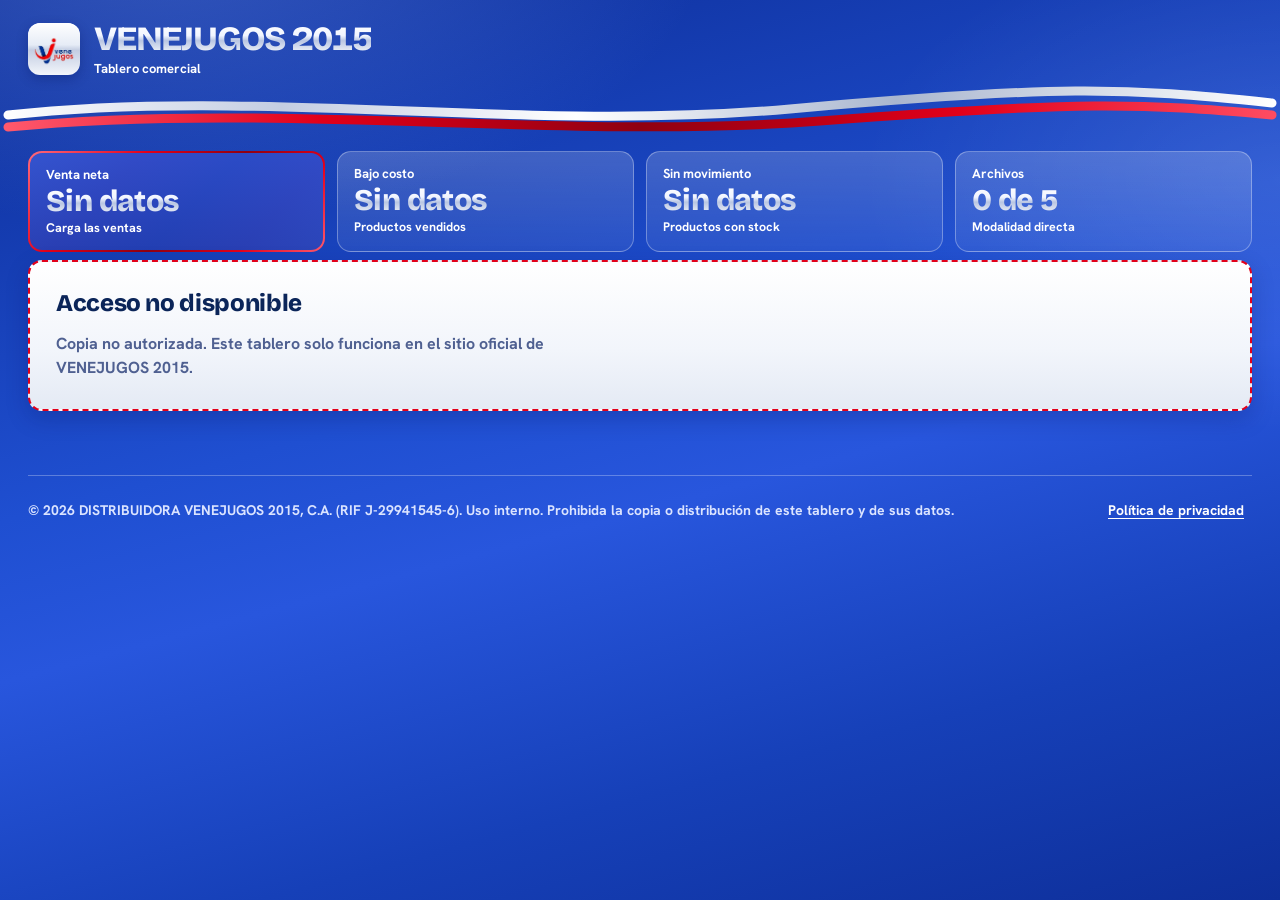
<file: index.html>
<!doctype html>
<!--
  VENEJUGOS 2015, tablero comercial.
  Copyright (c) 2026 DISTRIBUIDORA VENEJUGOS 2015, C.A. Todos los derechos reservados.
  Uso interno exclusivo. Prohibida su copia, distribucion o modificacion sin autorizacion escrita.
-->
<html lang="es">
<head>
  <meta charset="utf-8">
  <meta name="viewport" content="width=device-width, initial-scale=1, viewport-fit=cover">
  <meta http-equiv="Content-Security-Policy" content="default-src 'self'; script-src 'self' https://cdn.sheetjs.com https://cdnjs.cloudflare.com; style-src 'self'; font-src 'self'; img-src 'self' data: blob:; connect-src 'self' https://api.github.com; worker-src 'self'; object-src 'none'; base-uri 'none'; form-action 'none'">
  <meta name="referrer" content="no-referrer">
  <meta name="robots" content="noindex, nofollow, noarchive">
  <meta name="theme-color" content="#1f4fd1">
  <title>Tablero comercial VENEJUGOS 2015</title>
  <link rel="preload" href="bricolage.woff2" as="font" type="font/woff2" crossorigin>
  <link rel="preload" href="hanken.woff2" as="font" type="font/woff2" crossorigin>
  <link rel="stylesheet" href="styles.css">
  <link rel="icon" href="icon-192.png">
  <link rel="apple-touch-icon" href="icon-180.png">
  <script src="config.js" defer></script>
  <script src="util.js" defer></script>
  <script src="lectores.js" defer></script>
  <script src="analisis.js" defer></script>
  <script src="seguridad.js" defer></script>
  <script src="carga.js" defer></script>
  <script src="github.js" defer></script>
  <script src="fotos.js" defer></script>
  <script src="vistas.js" defer></script>
  <script src="app.js" defer></script>
</head>
<body class="entra">
  <a class="saltar" href="#principal">Saltar al contenido</a>

  <header class="masthead">
    <a class="marca" href="#carga" aria-label="VENEJUGOS 2015, ir a Carga de datos">
      <img src="logo-venejugos.png" alt="" width="52" height="52" fetchpriority="high">
      <span class="marca-texto">
        <span class="wordmark">VENEJUGOS 2015</span>
        <span class="marca-sub">Tablero comercial</span>
      </span>
    </a>
    <span class="espacio"></span>
    <nav class="pestanas" aria-label="Secciones del tablero">
    <div class="pestanas-in" role="tablist" aria-label="Secciones">
      <button class="pestana" type="button" role="tab" id="t-carga" aria-controls="p-carga" aria-selected="true" data-tab="carga">
        Carga de datos <span class="insignia" id="b-carga">0</span>
      </button>
      <button class="pestana" type="button" role="tab" id="t-ventas" aria-controls="p-ventas" aria-selected="false" tabindex="-1" data-tab="ventas">
        Ventas <span class="insignia" id="b-ventas" hidden></span>
      </button>
      <button class="pestana" type="button" role="tab" id="t-inventario" aria-controls="p-inventario" aria-selected="false" tabindex="-1" data-tab="inventario">
        Inventario <span class="insignia" id="b-inventario" hidden></span>
      </button>
      <button class="pestana" type="button" role="tab" id="t-rentabilidad" aria-controls="p-rentabilidad" aria-selected="false" tabindex="-1" data-tab="rentabilidad" data-protegida>
        Rentabilidad
        <svg class="candado" viewBox="0 0 20 20" aria-hidden="true"><path d="M6 9V6.5a4 4 0 0 1 8 0V9"/><rect x="4" y="9" width="12" height="8.5" rx="2"/></svg>
        <span class="vh estado-candado">(protegida)</span>
        <span class="insignia" id="b-rentabilidad" hidden></span>
      </button>
      <button class="pestana" type="button" role="tab" id="t-unificacion" aria-controls="p-unificacion" aria-selected="false" tabindex="-1" data-tab="unificacion" data-protegida>
        Unificación
        <svg class="candado" viewBox="0 0 20 20" aria-hidden="true"><path d="M6 9V6.5a4 4 0 0 1 8 0V9"/><rect x="4" y="9" width="12" height="8.5" rx="2"/></svg>
        <span class="vh estado-candado">(protegida)</span>
        <span class="insignia" id="b-unificacion" hidden></span>
      </button>
      <button class="pestana" type="button" role="tab" id="t-lineas" aria-controls="p-lineas" aria-selected="false" tabindex="-1" data-tab="lineas">
        Líneas y fotos <span class="insignia" id="b-lineas" hidden></span>
      </button>
    </div>
    </nav>
  </header>
  <svg class="cinta" viewBox="0 0 1280 60" aria-hidden="true" focusable="false">
    <defs>
      <linearGradient id="metal-plata" gradientUnits="userSpaceOnUse" x1="0" y1="0" x2="1280" y2="0"><stop offset="0" stop-color="#ffffff"/><stop offset=".22" stop-color="#c3cde2"/><stop offset=".45" stop-color="#ffffff"/><stop offset=".7" stop-color="#a9b6cf"/><stop offset="1" stop-color="#ffffff"/></linearGradient>
      <linearGradient id="metal-rojo" gradientUnits="userSpaceOnUse" x1="0" y1="0" x2="1280" y2="0"><stop offset="0" stop-color="#ff5a6e"/><stop offset=".25" stop-color="#e2001a"/><stop offset=".5" stop-color="#8f0011"/><stop offset=".75" stop-color="#e2001a"/><stop offset="1" stop-color="#ff4d63"/></linearGradient>
    </defs>
    <path class="c-azul" pathLength="1600" d="M8 34 C 260 6, 520 52, 790 28 S 1120 6, 1272 22"/>
    <path class="c-rojo" pathLength="1600" d="M8 46 C 280 20, 560 60, 820 40 S 1140 22, 1272 34"/>
  </svg>

  <section class="resumen" aria-label="Resumen del tablero">
    <dl class="stats">
      <div class="stat stat-total">
        <dt>Venta neta</dt>
        <dd class="stat-valor" id="st-venta">Sin datos</dd>
        <dd class="stat-nota" id="st-venta-nota">Carga las ventas</dd>
      </div>
      <div class="stat">
        <dt>Bajo costo</dt>
        <dd class="stat-valor" id="st-bajo">Sin datos</dd>
        <dd class="stat-nota" id="st-bajo-nota">Productos vendidos</dd>
      </div>
      <div class="stat">
        <dt>Sin movimiento</dt>
        <dd class="stat-valor" id="st-mov">Sin datos</dd>
        <dd class="stat-nota" id="st-mov-nota">Productos con stock</dd>
      </div>
      <div class="stat">
        <dt>Archivos</dt>
        <dd class="stat-valor" id="st-arch">0 de 5</dd>
        <dd class="stat-nota" id="st-arch-nota">Modalidad directa</dd>
      </div>
    </dl>
  </section>

  <main id="principal" class="principal" tabindex="-1">

    <!-- ============ Carga de datos ============ -->
    <section class="panel" id="p-carga" role="tabpanel" aria-labelledby="t-carga">
      <div class="seccion-cab">
        <div>
          <h1 class="seccion-titulo">Carga de datos</h1>
          <p class="bajada">Inventario, rentabilidad, ventas y fotos de las líneas. Todo se lee en este navegador.</p>
        </div>
      </div>
      <div class="aviso">
        <p><strong>Tus archivos no salen de este equipo.</strong> El tablero los lee en este navegador, descarta RIF, cédulas y direcciones, y olvida todo al cerrar la pestaña. <a href="privacidad.html">Política de privacidad</a></p>
      </div>

      <div class="tarjeta publicado" id="c-publicado" hidden>
        <div>
          <h2>Datos publicados</h2>
          <p class="carga-ayuda" id="pub-texto"></p>
        </div>
        <button class="btn btn-primario" type="button" id="btn-pub-abrir">Abrir datos publicados</button>
      </div>

      <div class="rejilla-carga">
        <!-- Inventario -->
        <article class="tarjeta carga" id="c-inventario" aria-labelledby="h-inv">
          <div class="carga-cab">
            <h2 id="h-inv">Inventario</h2>
          </div>
          <p class="carga-ayuda">El Excel del inventario general. Si tiene varias hojas se usa la llamada «inventario».</p>
          <div class="ranura" id="r-inventario" data-ranura="inventario" data-estado="vacio">
            <div class="ranura-cab">
              <h3 class="ranura-titulo">Inventario general</h3>
              <span class="chip" data-chip>Pendiente</span>
            </div>
            <label class="zona" for="f-inventario">
              <input class="vh" type="file" id="f-inventario" data-ranura="inventario" accept=".xlsx,.xlsm,.xls,.csv">
              <svg class="zona-icono" viewBox="0 0 24 24" aria-hidden="true"><path d="M12 15V4m0 0L7.5 8.5M12 4l4.5 4.5M5 15v3.5A1.5 1.5 0 0 0 6.5 20h11a1.5 1.5 0 0 0 1.5-1.5V15"/></svg>
              <span class="zona-txt"><span class="zona-accion">Elegir archivo</span> o soltarlo aquí</span>
              <span class="zona-ayuda">.xlsx, .xls o .csv</span>
            </label>
            <div class="ranura-info" data-info aria-live="polite"></div>
          </div>
          <div class="carga-pie">
            <button class="btn btn-sec" type="button" id="btn-plantilla">Descargar plantilla con vencimiento</button>
          </div>
        </article>

        <!-- Rentabilidad -->
        <article class="tarjeta carga" id="c-rentabilidad" aria-labelledby="h-rent">
          <div class="carga-cab">
            <h2 id="h-rent">Rentabilidad</h2>
          </div>
          <p class="carga-ayuda">Los dos reportes de rentabilidad por producto. Si se cruzan de casilla, el tablero los acomoda.</p>
          <div class="ranura" id="r-rent-mv" data-ranura="rent-mv" data-estado="vacio">
            <div class="ranura-cab">
              <h3 class="ranura-titulo">Rentabilidad MobilVendor</h3>
              <span class="chip" data-chip>Pendiente</span>
            </div>
            <label class="zona zona-baja" for="f-rent-mv">
              <input class="vh" type="file" id="f-rent-mv" data-ranura="rent-mv" accept=".xlsx,.xlsm,.xls,.csv">
              <svg class="zona-icono" viewBox="0 0 24 24" aria-hidden="true"><path d="M12 15V4m0 0L7.5 8.5M12 4l4.5 4.5M5 15v3.5A1.5 1.5 0 0 0 6.5 20h11a1.5 1.5 0 0 0 1.5-1.5V15"/></svg>
              <span class="zona-txt"><span class="zona-accion">Elegir archivo</span> o soltarlo aquí</span>
            </label>
            <div class="ranura-info" data-info aria-live="polite"></div>
          </div>
          <div class="ranura" id="r-rent-mb" data-ranura="rent-mb" data-estado="vacio">
            <div class="ranura-cab">
              <h3 class="ranura-titulo">Rentabilidad Módulo B</h3>
              <span class="chip" data-chip>Pendiente</span>
            </div>
            <label class="zona zona-baja" for="f-rent-mb">
              <input class="vh" type="file" id="f-rent-mb" data-ranura="rent-mb" accept=".xlsx,.xlsm,.xls,.csv">
              <svg class="zona-icono" viewBox="0 0 24 24" aria-hidden="true"><path d="M12 15V4m0 0L7.5 8.5M12 4l4.5 4.5M5 15v3.5A1.5 1.5 0 0 0 6.5 20h11a1.5 1.5 0 0 0 1.5-1.5V15"/></svg>
              <span class="zona-txt"><span class="zona-accion">Elegir archivo</span> o soltarlo aquí</span>
            </label>
            <div class="ranura-info" data-info aria-live="polite"></div>
          </div>
        </article>

        <!-- Ventas -->
        <article class="tarjeta carga" id="c-ventas" aria-labelledby="h-ventas">
          <div class="carga-cab">
            <h2 id="h-ventas">Ventas</h2>
          </div>
          <fieldset class="segmentado">
            <legend>Modalidad de lectura</legend>
            <div class="segmentos">
              <input type="radio" name="modo" id="modo-directo" value="directo" checked>
              <label for="modo-directo">Archivos directos</label>
              <input type="radio" name="modo" id="modo-dinamica" value="dinamica">
              <label for="modo-dinamica">Agrupado (dinámica)</label>
            </div>
          </fieldset>
          <p class="carga-ayuda" id="ayuda-modo">Los archivos tal como salen del sistema: uno de MobilVendor y otro de Módulo B.</p>

          <div class="grupo-modo" id="g-directo">
            <div class="ranura" id="r-ventas-mv" data-ranura="ventas-mv" data-estado="vacio">
              <div class="ranura-cab">
                <h3 class="ranura-titulo">Ventas MobilVendor</h3>
                <span class="chip" data-chip>Pendiente</span>
              </div>
              <label class="zona zona-baja" for="f-ventas-mv">
                <input class="vh" type="file" id="f-ventas-mv" data-ranura="ventas-mv" accept=".xlsx,.xlsm,.xls,.csv">
                <svg class="zona-icono" viewBox="0 0 24 24" aria-hidden="true"><path d="M12 15V4m0 0L7.5 8.5M12 4l4.5 4.5M5 15v3.5A1.5 1.5 0 0 0 6.5 20h11a1.5 1.5 0 0 0 1.5-1.5V15"/></svg>
                <span class="zona-txt"><span class="zona-accion">Elegir archivo</span> o soltarlo aquí</span>
                <span class="zona-ayuda">El ReporteGeneral que exporta MobilVendor</span>
              </label>
              <div class="ranura-info" data-info aria-live="polite"></div>
            </div>
            <div class="ranura" id="r-ventas-mb" data-ranura="ventas-mb" data-estado="vacio">
              <div class="ranura-cab">
                <h3 class="ranura-titulo">Ventas Módulo B</h3>
                <span class="chip" data-chip>Pendiente</span>
              </div>
              <label class="zona zona-baja" for="f-ventas-mb">
                <input class="vh" type="file" id="f-ventas-mb" data-ranura="ventas-mb" accept=".xlsx,.xlsm,.xls,.csv">
                <svg class="zona-icono" viewBox="0 0 24 24" aria-hidden="true"><path d="M12 15V4m0 0L7.5 8.5M12 4l4.5 4.5M5 15v3.5A1.5 1.5 0 0 0 6.5 20h11a1.5 1.5 0 0 0 1.5-1.5V15"/></svg>
                <span class="zona-txt"><span class="zona-accion">Elegir archivo</span> o soltarlo aquí</span>
              </label>
              <div class="ranura-info" data-info aria-live="polite"></div>
            </div>
          </div>

          <div class="grupo-modo" id="g-dinamica" hidden>
            <div class="ranura" id="r-ventas-din" data-ranura="ventas-din" data-estado="vacio">
              <div class="ranura-cab">
                <h3 class="ranura-titulo">Ventas dinámica</h3>
                <span class="chip" data-chip>Pendiente</span>
              </div>
              <label class="zona" for="f-ventas-din">
                <input class="vh" type="file" id="f-ventas-din" data-ranura="ventas-din" accept=".xlsx,.xlsm,.xls,.csv">
                <svg class="zona-icono" viewBox="0 0 24 24" aria-hidden="true"><path d="M12 15V4m0 0L7.5 8.5M12 4l4.5 4.5M5 15v3.5A1.5 1.5 0 0 0 6.5 20h11a1.5 1.5 0 0 0 1.5-1.5V15"/></svg>
                <span class="zona-txt"><span class="zona-accion">Elegir archivo</span> o soltarlo aquí</span>
                <span class="zona-ayuda">Archivos grandes pueden tardar unos segundos</span>
              </label>
              <div class="ranura-info" data-info aria-live="polite"></div>
            </div>
          </div>
          <p class="carga-nota">Solo cuenta una modalidad a la vez, para no sumar dos veces las mismas facturas.</p>
        </article>

        <!-- Fotos -->
        <article class="tarjeta carga" id="c-fotos" aria-labelledby="h-fotos">
          <div class="carga-cab">
            <h2 id="h-fotos">Fotos de líneas</h2>
            <span class="chip" id="chip-fotos">Sin fotos</span>
          </div>
          <p class="carga-ayuda">Fotos de las líneas (marcas) que se están midiendo: anaquel, exhibición o despacho. Aparecen junto a los números de cada línea.</p>
          <div class="campos">
            <div class="campo">
              <label for="foto-linea">Línea (marca)</label>
              <input type="text" id="foto-linea" list="lista-lineas" autocomplete="off" maxlength="80" placeholder="Por ejemplo, NESTLE">
              <datalist id="lista-lineas"></datalist>
            </div>
            <div class="campo">
              <label for="foto-nota">Nota <span class="opcional">(opcional)</span></label>
              <input type="text" id="foto-nota" autocomplete="off" maxlength="140">
            </div>
          </div>
          <label class="zona zona-baja" for="f-fotos" data-zona-fotos>
            <input class="vh" type="file" id="f-fotos" accept="image/*" multiple>
            <svg class="zona-icono" viewBox="0 0 24 24" aria-hidden="true"><path d="M4 8.5A1.5 1.5 0 0 1 5.5 7h2l1.4-2h6.2l1.4 2h2A1.5 1.5 0 0 1 20 8.5v9a1.5 1.5 0 0 1-1.5 1.5h-13A1.5 1.5 0 0 1 4 17.5z"/><circle cx="12" cy="12.5" r="3.5"/></svg>
            <span class="zona-txt"><span class="zona-accion">Agregar fotos</span> o soltarlas aquí</span>
            <span class="zona-ayuda">Se borran la ubicación GPS y los datos de la cámara</span>
          </label>
          <p class="carga-nota" id="fotos-resumen" aria-live="polite"></p>
        </article>

        <!-- Respaldo en GitHub -->
        <article class="tarjeta carga" id="c-github" aria-labelledby="h-gh">
          <div class="carga-cab">
            <h2 id="h-gh">Publicar en GitHub</h2>
            <span class="chip" id="chip-gh">Sin conexión</span>
          </div>
          <p class="carga-ayuda">Escribe el archivo <code>dataset.json</code> en el repositorio para que el equipo vea los datos al abrir el tablero. Se publica cifrado: para verlo hace falta la clave de acceso.</p>
          <form class="campos" id="form-gh" novalidate>
            <div class="campo"><label for="gh-repo">Repositorio</label><input type="text" id="gh-repo" placeholder="usuario/repositorio" autocomplete="off" spellcheck="false"></div>
            <div class="campo"><label for="gh-rama">Rama</label><input type="text" id="gh-rama" placeholder="main" autocomplete="off" spellcheck="false"></div>
            <div class="campo"><label for="gh-ruta">Ruta del archivo</label><input type="text" id="gh-ruta" placeholder="dataset.json" autocomplete="off" spellcheck="false"></div>
            <div class="campo"><label for="gh-token">Token de acceso</label><input type="password" id="gh-token" placeholder="github_pat_..." autocomplete="off" spellcheck="false"></div>
          </form>
          <label class="casilla" for="gh-recordar"><input type="checkbox" id="gh-recordar"> Recordar el token en este navegador</label>
          <div class="acciones">
            <button class="btn btn-primario" type="button" id="btn-gh-conexion">Guardar conexión</button>
            <button class="btn btn-primario" type="button" id="btn-gh-publicar">Publicar dataset.json</button>
            <button class="btn btn-sec" type="button" id="btn-gh-probar">Probar conexión</button>
            <button class="btn btn-sec" type="button" id="btn-gh-olvidar">Olvidar token</button>
          </div>
          <div class="registro" id="gh-log" role="log" aria-live="polite">Sin conexión configurada.</div>
          <h3 class="ranura-titulo">Copias con fecha (opcional)</h3>
          <p class="carga-nota">Guardan el estado de hoy en la carpeta «respaldos» del mismo repositorio, para volver a él más adelante.</p>
          <div class="gh-acciones">
            <button class="btn btn-sec" type="button" id="btn-gh-guardar">Guardar copia con fecha</button>
            <div class="campo">
              <label for="sel-respaldo">Copias guardadas</label>
              <select id="sel-respaldo" disabled>
                <option value="">Guarda la conexión para ver la lista</option>
              </select>
            </div>
            <div class="acciones">
              <button class="btn btn-sec" type="button" id="btn-gh-abrir" disabled>Abrir copia</button>
            </div>
          </div>
          <p class="carga-nota">Usa un token de grano fino limitado a este repositorio, con permiso <b>Contents: Read and write</b>. El token solo viaja a GitHub y se puede revocar desde allí en cualquier momento. Si no marcas «Recordar», se olvida al cerrar la pestaña.</p>
        </article>

        <!-- Sesión -->
        <article class="tarjeta carga" id="c-sesion" aria-labelledby="h-sesion">
          <div class="carga-cab">
            <h2 id="h-sesion">Sesión y seguridad</h2>
          </div>
          <p class="carga-ayuda" id="sesion-resumen">No hay datos cargados.</p>
          <ul class="lista-seg">
            <li>Los datos viven en la memoria de esta pestaña. No se guardan en el navegador.</li>
            <li>Rentabilidad pide la clave y se vuelve a bloquear tras <span id="min-inactividad">15</span> minutos sin uso.</li>
            <li>Un mismo archivo no se puede cargar dos veces.</li>
          </ul>
          <div class="acciones">
            <button class="btn btn-peligro" type="button" id="btn-borrar">Borrar todo lo cargado</button>
            <button class="btn btn-sec" type="button" id="btn-nueva-clave">Preparar una clave nueva</button>
          </div>
        </article>
      </div>
    </section>

    <!-- ============ Vistas de análisis ============ -->
    <section class="panel" id="p-ventas" role="tabpanel" aria-labelledby="t-ventas" hidden>
      <div class="vista" id="v-ventas"></div>
    </section>
    <section class="panel" id="p-inventario" role="tabpanel" aria-labelledby="t-inventario" hidden>
      <div class="vista" id="v-inventario"></div>
    </section>
    <section class="panel" id="p-rentabilidad" role="tabpanel" aria-labelledby="t-rentabilidad" hidden>
      <div class="vista" id="v-rentabilidad"></div>
    </section>
    <section class="panel" id="p-unificacion" role="tabpanel" aria-labelledby="t-unificacion" hidden>
      <input class="vh" type="file" id="f-equiv" accept=".xlsx,.xls,.csv" tabindex="-1" aria-label="Archivo de equivalencias">
      <div class="vista" id="v-unificacion"></div>
    </section>
    <section class="panel" id="p-lineas" role="tabpanel" aria-labelledby="t-lineas" hidden>
      <div class="vista" id="v-lineas"></div>
    </section>
  </main>

  <footer class="pie">
    <div class="pie-in">
      <p>© 2026 DISTRIBUIDORA VENEJUGOS 2015, C.A. (RIF J-29941545-6). Uso interno. Prohibida la copia o distribución de este tablero y de sus datos.</p>
      <p><a href="privacidad.html">Política de privacidad</a> <span class="pie-version" id="pie-version"></span></p>
    </div>
  </footer>

  <button class="btn btn-accion fab" type="button" id="fab">Elegir archivo</button>
  <div class="toasts" id="toasts" aria-live="polite"></div>

  <!-- Diálogos -->
  <dialog class="dialogo" id="dlg-confirmar" aria-labelledby="dc-titulo">
    <div class="dialogo-cab"><h2 id="dc-titulo">Confirmar</h2></div>
    <div class="dialogo-cuerpo"><p id="dc-texto"></p></div>
    <div class="dialogo-pie">
      <button class="btn btn-sec" type="button" data-cerrar>Cancelar</button>
      <button class="btn btn-primario" type="button" id="dc-aceptar">Aceptar</button>
    </div>
  </dialog>

  <dialog class="dialogo" id="dlg-clave" aria-labelledby="dk-titulo">
    <form id="form-clave" novalidate>
      <div class="dialogo-cab"><h2 id="dk-titulo">Clave de acceso</h2></div>
      <div class="dialogo-cuerpo">
        <p id="dk-texto">Escribe la clave para continuar.</p>
        <label for="dk-input">Clave</label>
        <input type="password" id="dk-input" autocomplete="current-password" spellcheck="false">
        <p class="mensaje-error" id="dk-error" role="alert"></p>
      </div>
      <div class="dialogo-pie">
        <button class="btn btn-sec" type="button" data-cerrar>Cancelar</button>
        <button class="btn btn-accion" type="submit">Continuar</button>
      </div>
    </form>
  </dialog>

  <dialog class="dialogo dialogo-foto" id="dlg-foto" aria-labelledby="df-titulo">
    <div class="dialogo-cab">
      <h2 id="df-titulo">Foto</h2>
      <button class="btn-cerrar" type="button" data-cerrar aria-label="Cerrar">
        <svg viewBox="0 0 20 20" aria-hidden="true"><path d="M5 5l10 10M15 5L5 15"/></svg>
      </button>
    </div>
    <div class="dialogo-cuerpo">
      <img id="df-img" alt="" width="1600" height="1200">
      <p class="df-meta" id="df-meta"></p>
    </div>
    <div class="dialogo-pie">
      <button class="btn btn-peligro" type="button" id="df-borrar">Eliminar foto</button>
      <button class="btn btn-primario" type="button" data-cerrar>Cerrar</button>
    </div>
  </dialog>

  <dialog class="dialogo" id="dlg-nueva" aria-labelledby="dn-titulo">
    <form id="form-nueva" novalidate>
      <div class="dialogo-cab"><h2 id="dn-titulo">Preparar una clave nueva</h2></div>
      <div class="dialogo-cuerpo">
        <p>La clave nunca queda escrita en el código. Aquí se genera su huella para pegarla en <code>config.js</code> y publicar el cambio en GitHub.</p>
        <label for="dn-1">Clave nueva (mínimo 10 caracteres)</label>
        <input type="password" id="dn-1" autocomplete="new-password" spellcheck="false">
        <label for="dn-2">Repite la clave nueva</label>
        <input type="password" id="dn-2" autocomplete="new-password" spellcheck="false">
        <p class="mensaje-error" id="dn-error" role="alert"></p>
        <div id="dn-resultado" hidden>
          <p>Reemplaza el bloque <code>clave</code> de <code>config.js</code> por este:</p>
          <pre class="codigo" id="dn-codigo"></pre>
          <button class="btn btn-sec" type="button" id="dn-copiar">Copiar bloque</button>
          <p class="carga-nota">Los respaldos guardados antes del cambio se abren con la clave anterior.</p>
        </div>
      </div>
      <div class="dialogo-pie">
        <button class="btn btn-sec" type="button" data-cerrar>Cerrar</button>
        <button class="btn btn-accion" type="submit">Generar huella</button>
      </div>
    </form>
  </dialog>

  <noscript><p class="sin-js">Este tablero necesita JavaScript activado.</p></noscript>
</body>
</html>
</file>
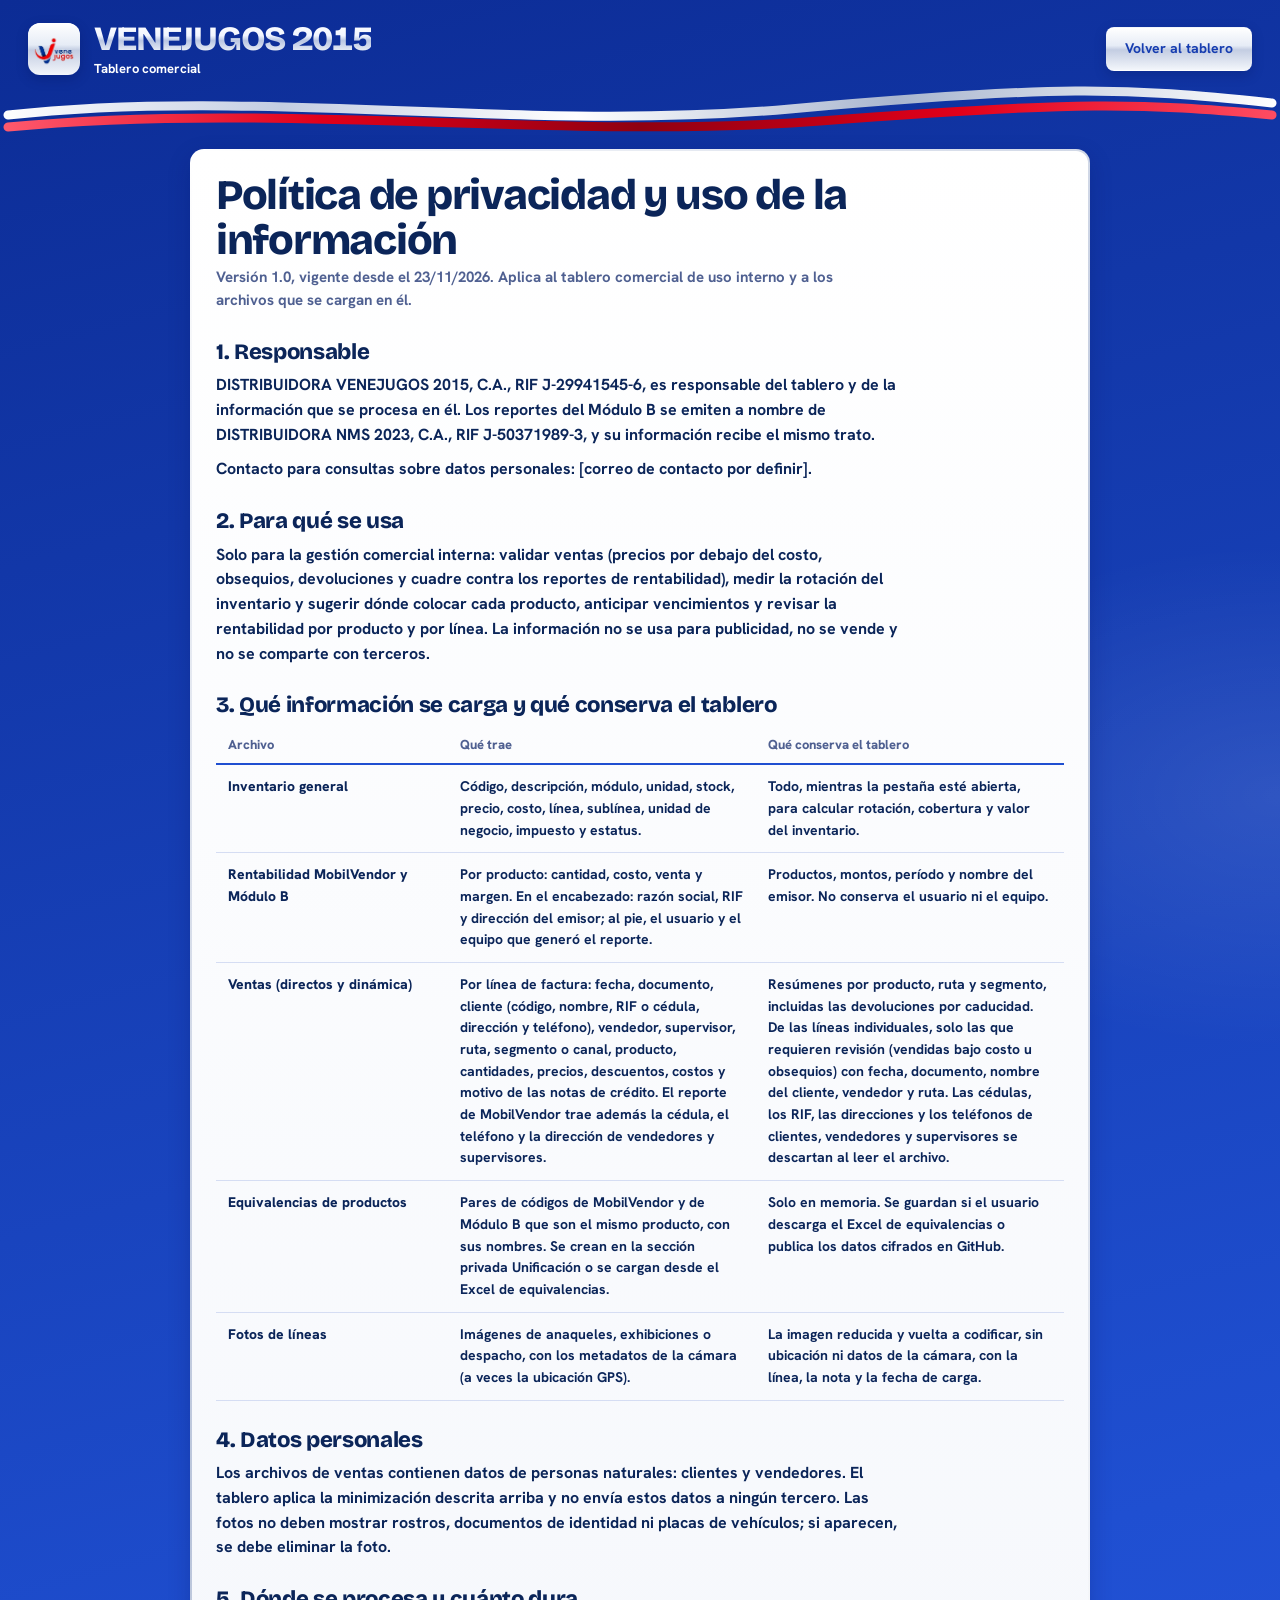
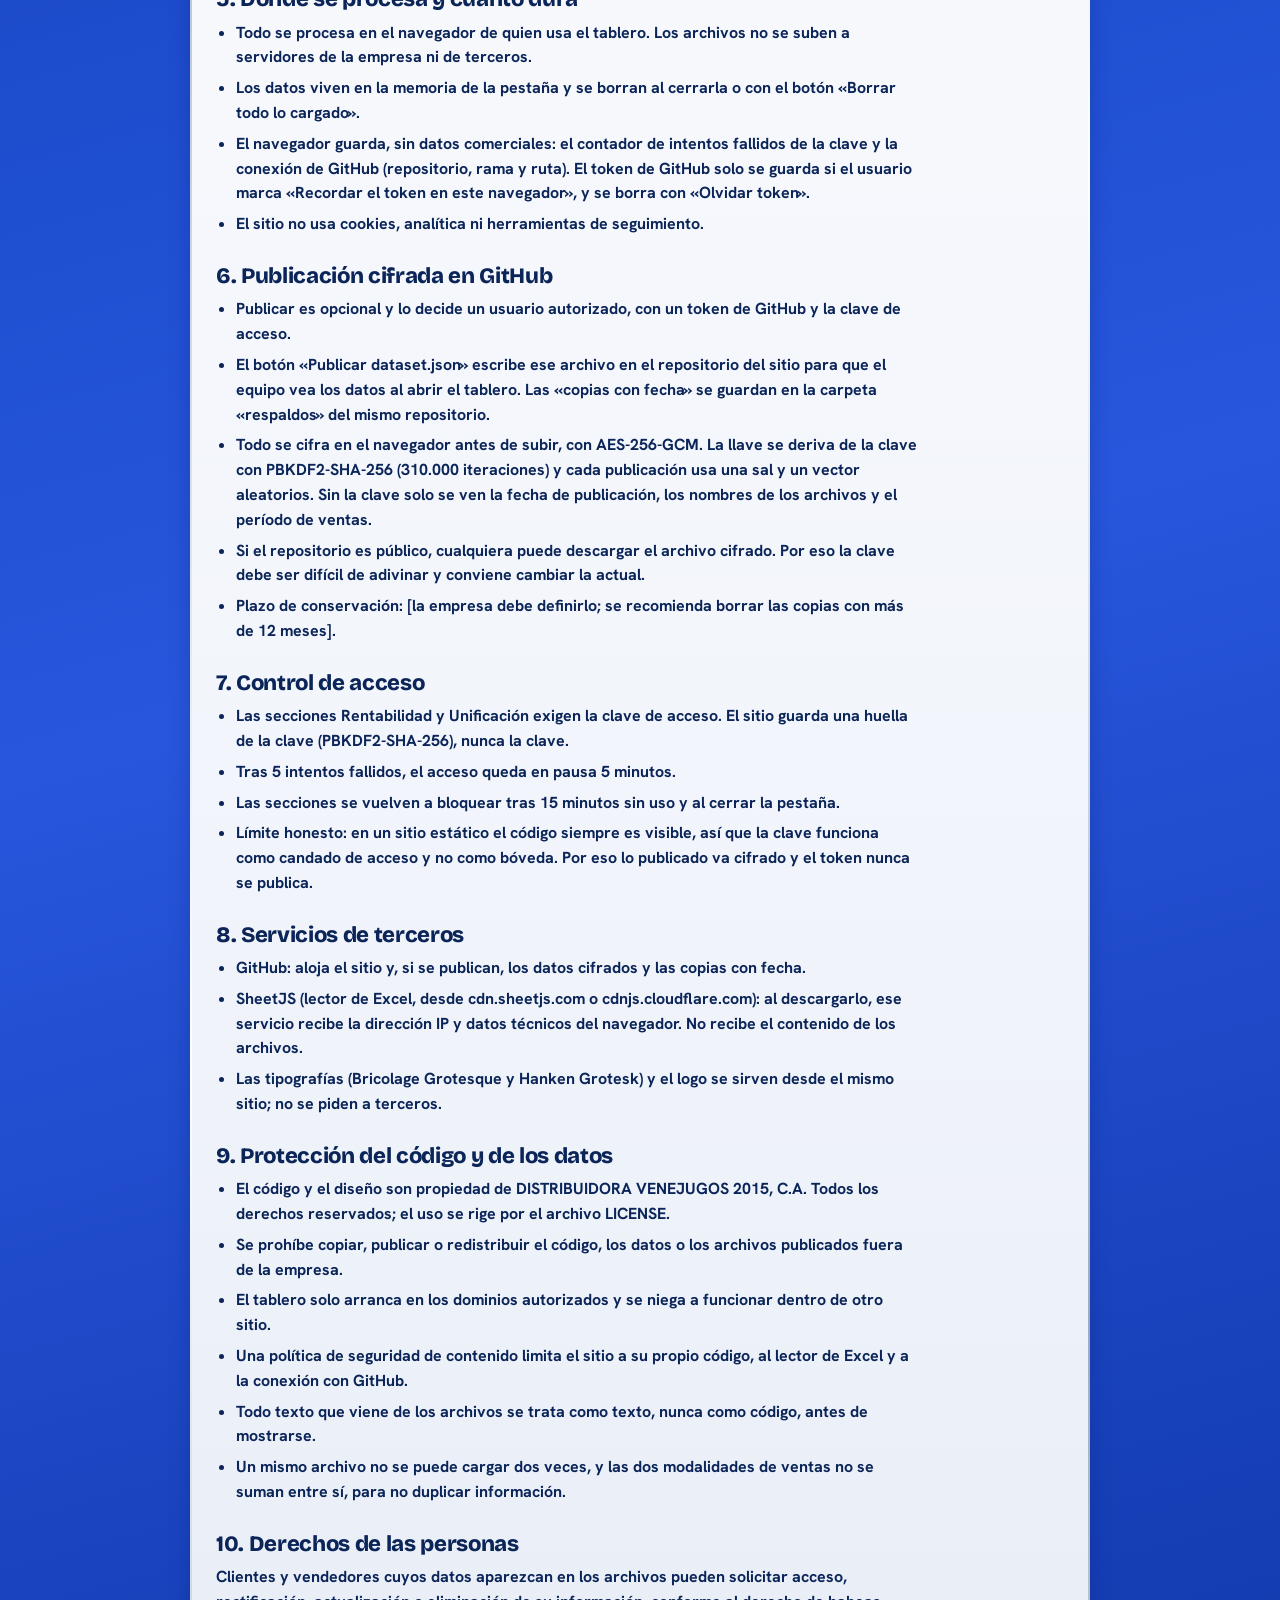
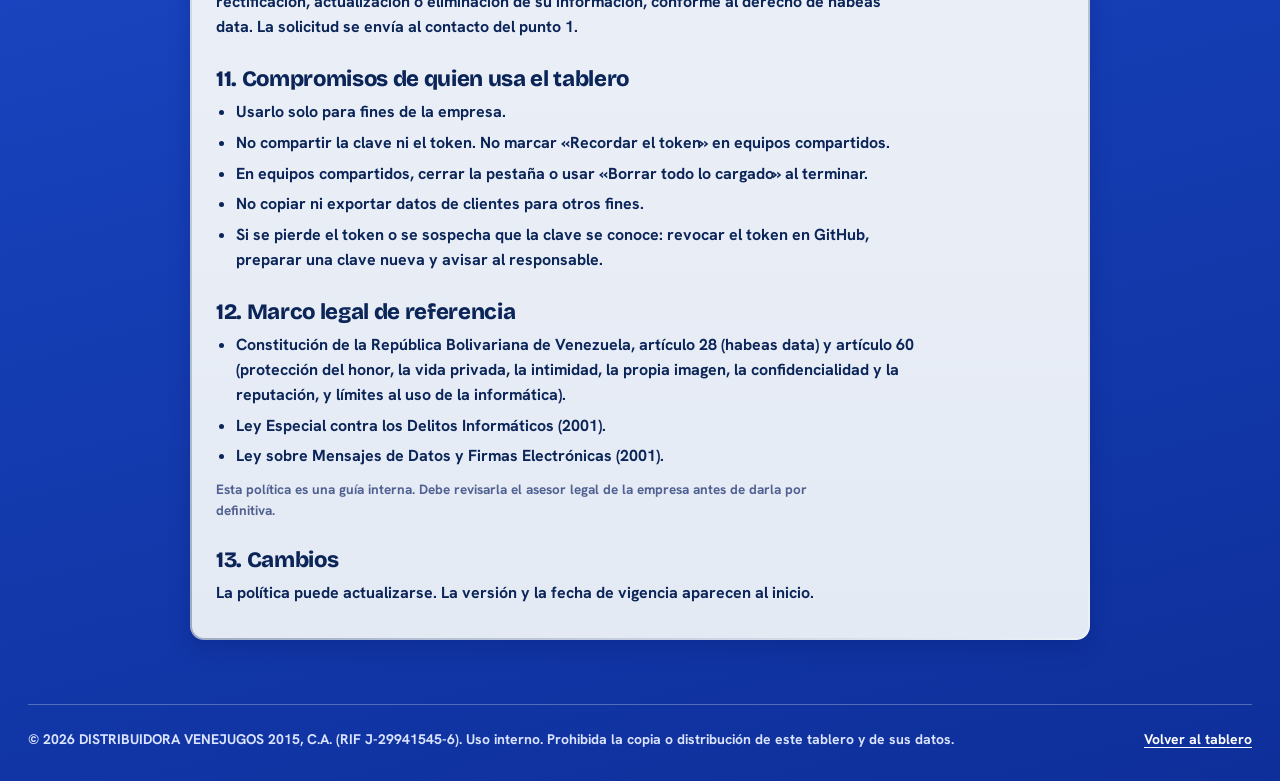
<file: privacidad.html>
<!doctype html>
<!--
  VENEJUGOS 2015, tablero comercial.
  Copyright (c) 2026 DISTRIBUIDORA VENEJUGOS 2015, C.A. Todos los derechos reservados.
  Uso interno exclusivo. Prohibida su copia, distribucion o modificacion sin autorizacion escrita.
-->
<html lang="es">
<head>
  <meta charset="utf-8">
  <meta name="viewport" content="width=device-width, initial-scale=1, viewport-fit=cover">
  <meta http-equiv="Content-Security-Policy" content="default-src 'self'; style-src 'self'; font-src 'self'; img-src 'self'; script-src 'none'; object-src 'none'; base-uri 'none'; form-action 'none'">
  <meta name="referrer" content="no-referrer">
  <meta name="robots" content="noindex, nofollow, noarchive">
  <meta name="theme-color" content="#1f4fd1">
  <title>Política de privacidad, tablero comercial VENEJUGOS 2015</title>
  <link rel="preload" href="bricolage.woff2" as="font" type="font/woff2" crossorigin>
  <link rel="preload" href="hanken.woff2" as="font" type="font/woff2" crossorigin>
  <link rel="stylesheet" href="styles.css">
  <link rel="icon" href="icon-192.png">
  <link rel="apple-touch-icon" href="icon-180.png">
</head>
<body class="pagina-texto">
  <a class="saltar" href="#principal">Saltar al contenido</a>
  <header class="masthead">
    <a class="marca" href="index.html" aria-label="VENEJUGOS 2015, volver al tablero">
      <img src="logo-venejugos.png" alt="" width="52" height="52" fetchpriority="high">
      <span class="marca-texto">
        <span class="wordmark">VENEJUGOS 2015</span>
        <span class="marca-sub">Tablero comercial</span>
      </span>
    </a>
    <span class="espacio"></span>
    <p class="volver"><a class="btn btn-primario" href="index.html">Volver al tablero</a></p>
  </header>
  <svg class="cinta" viewBox="0 0 1280 60" aria-hidden="true" focusable="false">
    <defs>
      <linearGradient id="metal-plata" gradientUnits="userSpaceOnUse" x1="0" y1="0" x2="1280" y2="0"><stop offset="0" stop-color="#ffffff"/><stop offset=".22" stop-color="#c3cde2"/><stop offset=".45" stop-color="#ffffff"/><stop offset=".7" stop-color="#a9b6cf"/><stop offset="1" stop-color="#ffffff"/></linearGradient>
      <linearGradient id="metal-rojo" gradientUnits="userSpaceOnUse" x1="0" y1="0" x2="1280" y2="0"><stop offset="0" stop-color="#ff5a6e"/><stop offset=".25" stop-color="#e2001a"/><stop offset=".5" stop-color="#8f0011"/><stop offset=".75" stop-color="#e2001a"/><stop offset="1" stop-color="#ff4d63"/></linearGradient>
    </defs>
    <path class="c-azul" pathLength="1600" d="M8 34 C 260 6, 520 52, 790 28 S 1120 6, 1272 22"/>
    <path class="c-rojo" pathLength="1600" d="M8 46 C 280 20, 560 60, 820 40 S 1140 22, 1272 34"/>
  </svg>

  <main id="principal" class="principal" tabindex="-1">
    <article class="tarjeta politica">
      <h1>Política de privacidad y uso de la información</h1>
      <p class="bajada">Versión 1.0, vigente desde el 23/11/2026. Aplica al tablero comercial de uso interno y a los archivos que se cargan en él.</p>

      <h2>1. Responsable</h2>
      <p>DISTRIBUIDORA VENEJUGOS 2015, C.A., RIF J-29941545-6, es responsable del tablero y de la información que se procesa en él. Los reportes del Módulo B se emiten a nombre de DISTRIBUIDORA NMS 2023, C.A., RIF J-50371989-3, y su información recibe el mismo trato.</p>
      <p>Contacto para consultas sobre datos personales: <strong>[correo de contacto por definir]</strong>.</p>

      <h2>2. Para qué se usa</h2>
      <p>Solo para la gestión comercial interna: validar ventas (precios por debajo del costo, obsequios, devoluciones y cuadre contra los reportes de rentabilidad), medir la rotación del inventario y sugerir dónde colocar cada producto, anticipar vencimientos y revisar la rentabilidad por producto y por línea. La información no se usa para publicidad, no se vende y no se comparte con terceros.</p>

      <h2>3. Qué información se carga y qué conserva el tablero</h2>
      <div class="tabla-cont">
        <table class="tabla">
          <thead>
            <tr><th scope="col">Archivo</th><th scope="col">Qué trae</th><th scope="col">Qué conserva el tablero</th></tr>
          </thead>
          <tbody>
            <tr>
              <td class="td-prod" data-label="Archivo"><div class="prod-nombre">Inventario general</div></td>
              <td class="td-texto" data-label="Qué trae">Código, descripción, módulo, unidad, stock, precio, costo, línea, sublínea, unidad de negocio, impuesto y estatus.</td>
              <td class="td-texto" data-label="Qué conserva">Todo, mientras la pestaña esté abierta, para calcular rotación, cobertura y valor del inventario.</td>
            </tr>
            <tr>
              <td class="td-prod" data-label="Archivo"><div class="prod-nombre">Rentabilidad MobilVendor y Módulo B</div></td>
              <td class="td-texto" data-label="Qué trae">Por producto: cantidad, costo, venta y margen. En el encabezado: razón social, RIF y dirección del emisor; al pie, el usuario y el equipo que generó el reporte.</td>
              <td class="td-texto" data-label="Qué conserva">Productos, montos, período y nombre del emisor. No conserva el usuario ni el equipo.</td>
            </tr>
            <tr>
              <td class="td-prod" data-label="Archivo"><div class="prod-nombre">Ventas (directos y dinámica)</div></td>
              <td class="td-texto" data-label="Qué trae">Por línea de factura: fecha, documento, cliente (código, nombre, RIF o cédula, dirección y teléfono), vendedor, supervisor, ruta, segmento o canal, producto, cantidades, precios, descuentos, costos y motivo de las notas de crédito. El reporte de MobilVendor trae además la cédula, el teléfono y la dirección de vendedores y supervisores.</td>
              <td class="td-texto" data-label="Qué conserva">Resúmenes por producto, ruta y segmento, incluidas las devoluciones por caducidad. De las líneas individuales, solo las que requieren revisión (vendidas bajo costo u obsequios) con fecha, documento, nombre del cliente, vendedor y ruta. Las cédulas, los RIF, las direcciones y los teléfonos de clientes, vendedores y supervisores se descartan al leer el archivo.</td>
            </tr>
            <tr>
              <td class="td-prod" data-label="Archivo"><div class="prod-nombre">Equivalencias de productos</div></td>
              <td class="td-texto" data-label="Qué trae">Pares de códigos de MobilVendor y de Módulo B que son el mismo producto, con sus nombres. Se crean en la sección privada Unificación o se cargan desde el Excel de equivalencias.</td>
              <td class="td-texto" data-label="Qué conserva">Solo en memoria. Se guardan si el usuario descarga el Excel de equivalencias o publica los datos cifrados en GitHub.</td>
            </tr>
            <tr>
              <td class="td-prod" data-label="Archivo"><div class="prod-nombre">Fotos de líneas</div></td>
              <td class="td-texto" data-label="Qué trae">Imágenes de anaqueles, exhibiciones o despacho, con los metadatos de la cámara (a veces la ubicación GPS).</td>
              <td class="td-texto" data-label="Qué conserva">La imagen reducida y vuelta a codificar, sin ubicación ni datos de la cámara, con la línea, la nota y la fecha de carga.</td>
            </tr>
          </tbody>
        </table>
      </div>

      <h2>4. Datos personales</h2>
      <p>Los archivos de ventas contienen datos de personas naturales: clientes y vendedores. El tablero aplica la minimización descrita arriba y no envía estos datos a ningún tercero. Las fotos no deben mostrar rostros, documentos de identidad ni placas de vehículos; si aparecen, se debe eliminar la foto.</p>

      <h2>5. Dónde se procesa y cuánto dura</h2>
      <ul>
        <li>Todo se procesa en el navegador de quien usa el tablero. Los archivos no se suben a servidores de la empresa ni de terceros.</li>
        <li>Los datos viven en la memoria de la pestaña y se borran al cerrarla o con el botón «Borrar todo lo cargado».</li>
        <li>El navegador guarda, sin datos comerciales: el contador de intentos fallidos de la clave y la conexión de GitHub (repositorio, rama y ruta). El token de GitHub solo se guarda si el usuario marca «Recordar el token en este navegador», y se borra con «Olvidar token».</li>
        <li>El sitio no usa cookies, analítica ni herramientas de seguimiento.</li>
      </ul>

      <h2>6. Publicación cifrada en GitHub</h2>
      <ul>
        <li>Publicar es opcional y lo decide un usuario autorizado, con un token de GitHub y la clave de acceso.</li>
        <li>El botón «Publicar dataset.json» escribe ese archivo en el repositorio del sitio para que el equipo vea los datos al abrir el tablero. Las «copias con fecha» se guardan en la carpeta «respaldos» del mismo repositorio.</li>
        <li>Todo se cifra en el navegador antes de subir, con AES-256-GCM. La llave se deriva de la clave con PBKDF2-SHA-256 (310.000 iteraciones) y cada publicación usa una sal y un vector aleatorios. Sin la clave solo se ven la fecha de publicación, los nombres de los archivos y el período de ventas.</li>
        <li>Si el repositorio es público, cualquiera puede descargar el archivo cifrado. Por eso la clave debe ser difícil de adivinar y conviene cambiar la actual.</li>
        <li>Plazo de conservación: <strong>[la empresa debe definirlo; se recomienda borrar las copias con más de 12 meses]</strong>.</li>
      </ul>

      <h2>7. Control de acceso</h2>
      <ul>
        <li>Las secciones Rentabilidad y Unificación exigen la clave de acceso. El sitio guarda una huella de la clave (PBKDF2-SHA-256), nunca la clave.</li>
        <li>Tras 5 intentos fallidos, el acceso queda en pausa 5 minutos.</li>
        <li>Las secciones se vuelven a bloquear tras 15 minutos sin uso y al cerrar la pestaña.</li>
        <li>Límite honesto: en un sitio estático el código siempre es visible, así que la clave funciona como candado de acceso y no como bóveda. Por eso lo publicado va cifrado y el token nunca se publica.</li>
      </ul>

      <h2>8. Servicios de terceros</h2>
      <ul>
        <li>GitHub: aloja el sitio y, si se publican, los datos cifrados y las copias con fecha.</li>
        <li>SheetJS (lector de Excel, desde cdn.sheetjs.com o cdnjs.cloudflare.com): al descargarlo, ese servicio recibe la dirección IP y datos técnicos del navegador. No recibe el contenido de los archivos.</li>
        <li>Las tipografías (Bricolage Grotesque y Hanken Grotesk) y el logo se sirven desde el mismo sitio; no se piden a terceros.</li>
      </ul>

      <h2>9. Protección del código y de los datos</h2>
      <ul>
        <li>El código y el diseño son propiedad de DISTRIBUIDORA VENEJUGOS 2015, C.A. Todos los derechos reservados; el uso se rige por el archivo LICENSE.</li>
        <li>Se prohíbe copiar, publicar o redistribuir el código, los datos o los archivos publicados fuera de la empresa.</li>
        <li>El tablero solo arranca en los dominios autorizados y se niega a funcionar dentro de otro sitio.</li>
        <li>Una política de seguridad de contenido limita el sitio a su propio código, al lector de Excel y a la conexión con GitHub.</li>
        <li>Todo texto que viene de los archivos se trata como texto, nunca como código, antes de mostrarse.</li>
        <li>Un mismo archivo no se puede cargar dos veces, y las dos modalidades de ventas no se suman entre sí, para no duplicar información.</li>
      </ul>

      <h2>10. Derechos de las personas</h2>
      <p>Clientes y vendedores cuyos datos aparezcan en los archivos pueden solicitar acceso, rectificación, actualización o eliminación de su información, conforme al derecho de habeas data. La solicitud se envía al contacto del punto 1.</p>

      <h2>11. Compromisos de quien usa el tablero</h2>
      <ul>
        <li>Usarlo solo para fines de la empresa.</li>
        <li>No compartir la clave ni el token. No marcar «Recordar el token» en equipos compartidos.</li>
        <li>En equipos compartidos, cerrar la pestaña o usar «Borrar todo lo cargado» al terminar.</li>
        <li>No copiar ni exportar datos de clientes para otros fines.</li>
        <li>Si se pierde el token o se sospecha que la clave se conoce: revocar el token en GitHub, preparar una clave nueva y avisar al responsable.</li>
      </ul>

      <h2>12. Marco legal de referencia</h2>
      <ul>
        <li>Constitución de la República Bolivariana de Venezuela, artículo 28 (habeas data) y artículo 60 (protección del honor, la vida privada, la intimidad, la propia imagen, la confidencialidad y la reputación, y límites al uso de la informática).</li>
        <li>Ley Especial contra los Delitos Informáticos (2001).</li>
        <li>Ley sobre Mensajes de Datos y Firmas Electrónicas (2001).</li>
      </ul>
      <p class="carga-nota">Esta política es una guía interna. Debe revisarla el asesor legal de la empresa antes de darla por definitiva.</p>

      <h2>13. Cambios</h2>
      <p>La política puede actualizarse. La versión y la fecha de vigencia aparecen al inicio.</p>
    </article>
  </main>

  <footer class="pie">
    <div class="pie-in">
      <p>© 2026 DISTRIBUIDORA VENEJUGOS 2015, C.A. (RIF J-29941545-6). Uso interno. Prohibida la copia o distribución de este tablero y de sus datos.</p>
      <p><a href="index.html">Volver al tablero</a></p>
    </div>
  </footer>
</body>
</html>
</file>
<file: styles.css>
/*!
 * VENEJUGOS 2015, tablero comercial.
 * Copyright (c) 2026 DISTRIBUIDORA VENEJUGOS 2015, C.A. Todos los derechos reservados.
 * Uso interno exclusivo. Prohibida su copia, distribucion o modificacion sin autorizacion escrita.
 *
 * Lenguaje visual tomado de NEXUS (portal de reportes de Venejugos): fondo azul de marca,
 * titulos plateados, hojas claras con marco de plata y acentos en rojo metalico.
 * Tipografias Bricolage Grotesque y Hanken Grotesk (SIL OFL 1.1, ver OFL-*.txt).
 */

@font-face {
  font-family: "Bricolage";
  src: url("bricolage.woff2") format("woff2-variations"), url("bricolage.woff2") format("woff2");
  font-weight: 200 800;
  font-display: swap;
}
@font-face {
  font-family: "Hanken";
  src: url("hanken.woff2") format("woff2-variations"), url("hanken.woff2") format("woff2");
  font-weight: 100 900;
  font-display: swap;
}

:root {
  color-scheme: dark;
  /* Sobre el fondo azul */
  --tinta: #ffffff;
  --suave: #dbe4ff;
  /* Marca */
  --azul: #1f4fd1;
  --azul-hondo: #163db0;
  --marino: #0b2559;
  --rojo: #e2001a;
  --rojo-hondo: #b80016;
  /* Hojas claras */
  --hoja-texto: #0b2559;
  --hoja-suave: #4f6091;
  --hoja-linea: #d5ddf3;
  --hoja-campo: #f4f7ff;
  --hoja-borde-campo: #c9d5f5;
  --azul-claro: #e8eeff;
  /* Estados */
  --ok: #14663f;
  --ok-fondo: #e3f6ec;
  --mal: #b80016;
  --mal-fondo: #fde8ea;
  --dato: #5c4400;
  --dato-fondo: #fff3c4;
  /* Acabados */
  --plata: linear-gradient(180deg, #ffffff 0%, #e6ecf6 42%, #c3cde2 52%, #f3f6fb 100%);
  --plata-borde: linear-gradient(135deg, #ffffff 0%, #b9c4da 30%, #ffffff 55%, #9eabc4 80%, #eef2f8 100%);
  --rojo-metal: linear-gradient(135deg, #ff6b7d 0%, #e2001a 30%, #8f0011 55%, #e2001a 78%, #ff5a6e 100%);
  --azul-metal: linear-gradient(180deg, #4a78ff 0%, #1f4fd1 48%, #163db0 52%, #2a5ae0 100%);
  --superficie-clara: linear-gradient(180deg, #ffffff 0%, #f2f5fb 60%, #e4eaf4 100%);
  --texto-plata: linear-gradient(180deg, #ffffff 0%, #f1f5ff 40%, #b9c6e2 55%, #ffffff 100%);
  --sombra: 0 8px 22px rgba(4, 20, 90, .22);
  /* Medidas */
  --r-s: 8px;
  --r-m: 14px;
  --r-l: 18px;
  --display: "Bricolage", "Segoe UI", system-ui, sans-serif;
  --texto: "Hanken", "Segoe UI", system-ui, sans-serif;
  --ease: cubic-bezier(.2, .8, .2, 1);
  --ancho: 1280px;
  --pad-x: 28px;
  --pad-izq: max(var(--pad-x), env(safe-area-inset-left));
  --pad-der: max(var(--pad-x), env(safe-area-inset-right));
}
@media (min-width: 1700px) {
  :root { --ancho: 1560px; }
}

/* ---------- Base ---------- */
*, *::before, *::after { box-sizing: border-box; }
html { -webkit-text-size-adjust: 100%; text-size-adjust: 100%; background: #123aa8; }
body {
  margin: 0;
  min-height: 100vh;
  min-height: 100dvh;
  font: 700 16px/1.55 var(--texto);
  font-variant-numeric: tabular-nums;
  color: var(--tinta);
  background:
    radial-gradient(900px 480px at 12% -8%, rgba(120, 160, 255, .38), transparent 62%),
    radial-gradient(700px 420px at 100% 20%, rgba(255, 255, 255, .1), transparent 60%),
    linear-gradient(165deg, #0c2c95 0%, #1f4fd1 42%, #2856dd 55%, #1640b8 78%, #0e2f9a 100%);
  background-color: #1640b8;
  overflow-x: hidden;
  -webkit-tap-highlight-color: transparent;
}
img, svg { max-width: 100%; }
img { height: auto; }
p { margin: 0 0 10px; }
h1, h2, h3 { margin: 0; }
a { color: var(--tinta); text-underline-offset: 3px; }
a:hover { color: var(--suave); }
code { font-size: .92em; background: var(--azul-claro); color: var(--azul); padding: 1px 6px; border-radius: 6px; }
button, input, select, textarea { font: inherit; color: inherit; }
button, a[href], select, label[for], input[type="checkbox"], input[type="radio"], [role="tab"] { cursor: pointer; }
button:disabled, select:disabled, input:disabled { cursor: not-allowed; }
:focus-visible { outline: 3px solid #ffffff; outline-offset: 2px; border-radius: 4px; }
.tarjeta :focus-visible, .dialogo :focus-visible, .barra-estado :focus-visible, .kpi :focus-visible { outline-color: var(--azul); }
::selection { background: #ffffff; color: var(--azul-hondo); }
[hidden] { display: none !important; }

.vh {
  position: absolute !important;
  width: 1px; height: 1px;
  margin: -1px; padding: 0; border: 0;
  overflow: hidden; clip: rect(0 0 0 0); clip-path: inset(50%);
  white-space: nowrap;
}
.saltar {
  position: absolute; left: 12px; top: -60px; z-index: 50;
  background: #ffffff; color: var(--azul); padding: 10px 16px; border-radius: var(--r-s);
  text-decoration: none;
}
.saltar:focus { top: max(12px, env(safe-area-inset-top)); color: var(--azul); }

/* Texto plateado de titulares (como en NEXUS) */
.wordmark, .seccion-titulo, .stat-valor {
  background: var(--texto-plata);
  -webkit-background-clip: text;
  background-clip: text;
  color: transparent;
}

/* ---------- Encabezado ---------- */
.masthead {
  position: relative;
  max-width: var(--ancho);
  margin: 0 auto;
  padding: max(22px, env(safe-area-inset-top)) var(--pad-der) 0 var(--pad-izq);
  display: flex;
  align-items: center;
  gap: 14px 18px;
  flex-wrap: wrap;
}
.marca { display: flex; align-items: center; gap: 14px; text-decoration: none; color: inherit; min-width: 0; }
.marca:hover { color: inherit; }
.marca img {
  width: 52px; height: 52px; flex: none;
  object-fit: contain; border-radius: 12px; padding: 4px;
  background: var(--plata);
  box-shadow: 0 4px 12px rgba(4, 20, 90, .3), inset 0 1px 0 #ffffff;
}
.marca-texto { display: flex; flex-direction: column; line-height: 1; min-width: 0; }
.wordmark {
  font-family: var(--display);
  font-weight: 800;
  font-size: 34px;
  letter-spacing: -0.035em;
  font-variation-settings: "wdth" 80;
  white-space: nowrap;
}
.marca-sub { font-size: 13px; color: #ffffff; margin-top: 6px; }
.masthead .espacio { flex: 1; }

/* Navegación entre secciones: control segmentado */
.pestanas { min-width: 0; max-width: 100%; }
.pestanas-in {
  display: flex;
  gap: 2px;
  padding: 4px;
  border-radius: 999px;
  background: linear-gradient(180deg, rgba(255, 255, 255, .2), rgba(255, 255, 255, .06));
  border: 1px solid rgba(255, 255, 255, .35);
  overflow-x: auto;
  overscroll-behavior-x: contain;
  scrollbar-width: none;
}
.pestanas-in::-webkit-scrollbar { display: none; }
.pestana {
  position: relative;
  appearance: none;
  border: 0;
  background: none;
  color: #ffffff;
  font: 700 14px/1 var(--texto);
  padding: 9px 14px;
  min-height: 40px;
  border-radius: 999px;
  display: inline-flex;
  align-items: center;
  gap: 7px;
  white-space: nowrap;
  transition: background-color .2s, color .2s;
  touch-action: manipulation;
}
.pestana:hover { background: rgba(255, 255, 255, .12); }
.pestana[aria-selected="true"] {
  background: var(--plata);
  color: var(--azul-hondo);
  box-shadow: inset 0 1px 0 #ffffff, 0 2px 8px rgba(4, 20, 90, .25);
}
.insignia {
  background: var(--rojo-metal);
  color: #ffffff;
  font: 800 12px/1 var(--texto);
  padding: 4px 7px;
  border-radius: 999px;
  min-width: 22px;
  text-align: center;
  box-shadow: inset 0 1px 0 rgba(255, 255, 255, .3);
}
.candado { flex: none; width: 15px; height: 15px; fill: none; stroke: currentColor; stroke-width: 2; stroke-linecap: round; }
.pestana.abierta .candado { display: none; }

/* La cinta de marca */
.cinta {
  display: block;
  width: 100%;
  height: auto;
  max-width: var(--ancho);
  margin: 6px auto 0;
  overflow: visible;
}
.cinta path { fill: none; stroke-linecap: round; stroke-width: 9; }
.cinta .c-azul { stroke: url(#metal-plata); }
.cinta .c-rojo { stroke: url(#metal-rojo); }

/* Resumen bajo la cinta */
.resumen { max-width: var(--ancho); margin: 0 auto; padding: 10px var(--pad-der) 0 var(--pad-izq); }
.stats { display: grid; grid-template-columns: repeat(4, minmax(0, 1fr)); gap: 12px; margin: 0; }
.stat {
  background: linear-gradient(180deg, rgba(255, 255, 255, .18), rgba(255, 255, 255, .06));
  border: 1px solid rgba(255, 255, 255, .32);
  border-radius: var(--r-m);
  padding: 12px 16px 13px;
  min-width: 0;
}
.stat-total {
  border: 2px solid transparent;
  background:
    linear-gradient(180deg, rgba(35, 82, 214, .92), rgba(25, 68, 192, .92)) padding-box,
    var(--rojo-metal) border-box;
}
.stat dt { font-size: 13px; color: #ffffff; }
.stat dd { margin: 0; }
.stat-valor {
  font: 800 30px/1.08 var(--display);
  letter-spacing: -0.02em;
  white-space: nowrap;
  overflow: hidden;
  text-overflow: ellipsis;
}
.stat-nota { font-size: 12.5px; color: #ffffff; overflow-wrap: anywhere; }

/* ---------- Contenido ---------- */
.principal {
  max-width: var(--ancho);
  margin: 0 auto;
  padding: 8px var(--pad-der) 64px var(--pad-izq);
  outline: none;
}
.panel, .vista { display: grid; gap: 20px; min-width: 0; }
.panel > *, .vista > * { min-width: 0; }

.seccion-cab { display: flex; flex-wrap: wrap; align-items: flex-end; justify-content: space-between; gap: 12px 18px; }
.seccion-titulo {
  font: 800 clamp(30px, 4.4vw, 52px)/1.04 var(--display);
  letter-spacing: -0.03em;
  max-width: 22ch;
  margin: 18px 0 8px;
}
.bajada { color: var(--suave); max-width: 64ch; margin: 0; }
.vista > .seccion-cab .bajada, .panel > .seccion-cab .bajada { margin-bottom: 4px; }
.nota-base { color: var(--suave); margin: 0; }

.aviso {
  background: linear-gradient(180deg, rgba(255, 255, 255, .16), rgba(255, 255, 255, .06));
  border: 1px solid rgba(255, 255, 255, .3);
  border-left: 4px solid var(--rojo);
  border-radius: var(--r-s);
  padding: 12px 16px;
  color: #ffffff;
}
.aviso p { margin: 0; }
.aviso a { color: #ffffff; }

/* Hojas claras (tarjetas) con marco de plata */
.tarjeta {
  color: var(--hoja-texto);
  color-scheme: light;
  border: 2px solid transparent;
  background: var(--superficie-clara) padding-box, var(--plata-borde) border-box;
  border-radius: var(--r-m);
  box-shadow: var(--sombra);
  padding: 22px 24px;
  min-width: 0;
}
.tarjeta h2 { font: 800 22px/1.2 var(--display); letter-spacing: -0.015em; color: var(--marino); margin: 0 0 4px; }
.tarjeta h3 { color: var(--marino); }
.tarjeta a { color: var(--azul); }
.tarjeta a:hover { color: var(--azul-hondo); }
.tarjeta .bajada { color: var(--hoja-suave); margin: 4px 0 14px; font-size: 15px; max-width: 78ch; }
.tarjeta .seccion-cab { margin-bottom: 12px; }
.tarjeta .seccion-cab .bajada { margin-bottom: 0; }
.tarjeta .nota-base, .tarjeta .carga-nota { color: var(--hoja-suave); }
.subtitulo { font: 800 20px/1.2 var(--display); letter-spacing: -0.015em; color: var(--marino); margin: 22px 0 4px; }

.dos-col { display: grid; grid-template-columns: repeat(2, minmax(0, 1fr)); gap: 20px; align-items: start; }

/* ---------- Carga de datos ---------- */
.rejilla-carga { display: grid; grid-template-columns: repeat(3, minmax(0, 1fr)); gap: 20px; align-items: start; }
.carga { display: grid; gap: 12px; }
.carga-cab { display: flex; align-items: center; justify-content: space-between; gap: 10px; flex-wrap: wrap; }
.carga-ayuda { color: var(--hoja-suave); margin: 0; font-size: 15px; }
.carga-nota { color: var(--hoja-suave); font-size: 13.5px; margin: 0; }
.carga-pie { display: flex; flex-wrap: wrap; gap: 10px; }

.ranura { border: 1px solid var(--hoja-linea); border-radius: 12px; padding: 12px; display: grid; gap: 10px; min-width: 0; background: #ffffff; }
.ranura-cab { display: flex; align-items: center; justify-content: space-between; gap: 10px; }
.ranura-titulo { font: 800 17px/1.2 var(--display); letter-spacing: -0.01em; color: var(--marino); }

.chip {
  display: inline-flex; align-items: center; gap: 6px;
  border-radius: 6px;
  padding: 3px 9px;
  font: 800 12.5px/1.3 var(--texto);
  background: var(--azul-claro);
  color: var(--azul);
  white-space: nowrap;
}
.ranura[data-estado="listo"] [data-chip], .chip.chip-ok { background: var(--ok-fondo); color: var(--ok); }
.ranura[data-estado="error"] [data-chip], .chip.chip-error { background: var(--mal-fondo); color: var(--mal); }
.ranura[data-estado="leyendo"] .zona, .ranura[data-estado="listo"] .zona { display: none; }

.zona {
  position: relative;
  display: flex; flex-direction: column; align-items: center; justify-content: center;
  gap: 4px;
  min-height: 118px;
  padding: 14px;
  border: 2px dashed var(--hoja-borde-campo);
  border-radius: 12px;
  background: var(--hoja-campo);
  color: var(--hoja-texto);
  text-align: center;
  transition: background-color .2s, border-color .2s;
}
.zona-baja { min-height: 84px; }
.zona:hover, .zona.arrastrando { border-color: var(--azul); background: var(--azul-claro); }
.zona:focus-within { outline: 3px solid var(--azul); outline-offset: 2px; }
.zona-icono { width: 26px; height: 26px; fill: none; stroke: var(--azul); stroke-width: 1.8; stroke-linecap: round; stroke-linejoin: round; }
.zona-accion { color: var(--azul); text-decoration: underline; text-underline-offset: 3px; }
.zona-ayuda { color: var(--hoja-suave); font-size: 13px; }

.ranura-info:empty { display: none; }
.info-archivo { font-weight: 800; color: var(--marino); overflow-wrap: anywhere; margin: 0 0 4px; }
.info-lista { margin: 0; padding: 0; list-style: none; display: grid; gap: 3px; color: var(--hoja-suave); font-size: 14px; }
.info-lista strong { color: var(--marino); }
.info-aviso { margin: 8px 0 0; padding: 8px 10px; border-radius: var(--r-s); background: var(--dato-fondo); color: var(--dato); font-size: 14px; }
.info-error { margin: 0; color: var(--mal); }
.info-acciones { display: flex; flex-wrap: wrap; gap: 8px; margin-top: 10px; }

.progreso { position: relative; height: 6px; margin-top: 8px; border-radius: 3px; background: var(--azul-claro); overflow: hidden; }
.progreso::after { content: ""; position: absolute; top: 0; bottom: 0; left: 0; width: 40%; border-radius: 3px; background: var(--rojo-metal); }

.segmentado { border: 0; margin: 0; padding: 0; min-width: 0; }
.segmentado legend { padding: 0; margin-bottom: 6px; font-size: 14px; }
.segmentos {
  display: grid; grid-template-columns: repeat(2, minmax(0, 1fr)); gap: 4px;
  background: var(--hoja-campo); border: 1px solid var(--hoja-borde-campo); border-radius: 999px; padding: 4px;
}
.segmentos input { position: absolute; opacity: 0; width: 1px; height: 1px; }
.segmentos label {
  display: flex; align-items: center; justify-content: center; text-align: center;
  min-height: 40px; padding: 6px 12px; border-radius: 999px;
  font-size: 14px; color: var(--marino);
  transition: background-color .2s, color .2s;
}
.segmentos label:hover { background: #ffffff; }
.segmentos input:checked + label { background: var(--azul-metal); color: #ffffff; box-shadow: 0 4px 12px rgba(22, 61, 176, .35), inset 0 1px 0 rgba(255, 255, 255, .35); }
.segmentos input:focus-visible + label { outline: 3px solid var(--azul); outline-offset: 2px; }

.campos { display: grid; grid-template-columns: repeat(2, minmax(0, 1fr)); gap: 10px 14px; }
.campo { display: grid; gap: 6px; min-width: 0; }
.campo label, .dialogo label, .filtro label, .ajuste label, .form-clave label { font-size: 14px; }
.opcional { color: var(--hoja-suave); }
input[type="text"], input[type="search"], input[type="password"], input[type="number"], select {
  width: 100%;
  min-height: 44px;
  font: 700 15px var(--texto);
  color: var(--hoja-texto);
  background: var(--hoja-campo);
  border: 1px solid var(--hoja-borde-campo);
  border-radius: var(--r-s);
  padding: 0 12px;
  transition: border-color .2s, box-shadow .2s;
}
input::placeholder { color: #6f80ad; opacity: 1; }
input:hover, select:hover { border-color: #9fb3e6; }
input:focus, select:focus { outline: none; border-color: var(--azul); box-shadow: 0 0 0 3px rgba(31, 79, 209, .22); }
select:disabled, input:disabled { background: #eef2fa; color: var(--hoja-suave); }

.gh-acciones { display: grid; gap: 10px; }
.publicado { display: flex; flex-wrap: wrap; align-items: center; justify-content: space-between; gap: 12px 20px; }
.publicado h2 { margin-bottom: 2px; }
.casilla { display: inline-flex; align-items: center; gap: 10px; font-size: 14px; min-height: 44px; }
.casilla input { width: 20px; height: 20px; accent-color: var(--azul); margin: 0; }
.registro {
  max-height: 150px; overflow-y: auto;
  padding: 10px 12px; border-radius: var(--r-s);
  background: var(--marino); color: #ffffff;
  font: 600 13px/1.55 ui-monospace, Consolas, "Liberation Mono", monospace;
  overflow-wrap: anywhere;
}
.registro .reg-error { color: #ff9aa6; }
.registro .reg-ok { color: #9ee6bd; }
.acciones, .acciones-fila { display: flex; flex-wrap: wrap; gap: 10px; }
.acciones-fila { gap: 6px; }
.lista-seg { margin: 0; padding-left: 18px; color: var(--hoja-suave); display: grid; gap: 4px; }

/* ---------- Botones ---------- */
.btn {
  display: inline-flex; align-items: center; justify-content: center; gap: 8px;
  min-height: 44px;
  padding: 0 18px;
  border-radius: var(--r-s);
  border: 1px solid transparent;
  font: 700 14px/1.1 var(--texto);
  text-align: center;
  text-decoration: none;
  transition: background .2s, border-color .2s, color .2s, transform .15s var(--ease);
  touch-action: manipulation;
  user-select: none;
}
.btn:active:not(:disabled) { transform: scale(.97); }
.btn:disabled { opacity: .45; }
/* Sobre el fondo azul: plata */
.btn-primario, .btn-accion {
  background: var(--plata);
  color: var(--azul-hondo);
  box-shadow: 0 4px 12px rgba(4, 20, 90, .28), inset 0 1px 0 #ffffff;
}
.btn-primario:hover:not(:disabled), .btn-accion:hover:not(:disabled) { background: linear-gradient(180deg, #ffffff, #dfe6f3); color: var(--azul-hondo); }
/* Dentro de hojas y diálogos: azul metálico */
.tarjeta .btn-primario, .tarjeta .btn-accion, .dialogo .btn-primario, .dialogo .btn-accion {
  background: var(--azul-metal);
  color: #ffffff;
  box-shadow: 0 4px 12px rgba(22, 61, 176, .35), inset 0 1px 0 rgba(255, 255, 255, .35);
}
.tarjeta .btn-primario:hover:not(:disabled), .tarjeta .btn-accion:hover:not(:disabled),
.dialogo .btn-primario:hover:not(:disabled), .dialogo .btn-accion:hover:not(:disabled) { background: linear-gradient(180deg, #5a86ff, #1f4fd1); color: #ffffff; }
.btn-sec { background: rgba(255, 255, 255, .12); color: #ffffff; border-color: rgba(255, 255, 255, .45); }
.btn-sec:hover:not(:disabled) { background: rgba(255, 255, 255, .2); color: #ffffff; }
.tarjeta .btn-sec, .dialogo .btn-sec, .barra-estado .btn-sec { background: #ffffff; color: var(--marino); border-color: var(--hoja-borde-campo); }
.tarjeta .btn-sec:hover:not(:disabled), .dialogo .btn-sec:hover:not(:disabled), .barra-estado .btn-sec:hover:not(:disabled) { border-color: var(--azul); color: var(--azul); }
.btn-peligro { background: var(--rojo-metal); color: #ffffff; box-shadow: inset 0 1px 0 rgba(255, 255, 255, .3); }
.btn-peligro:hover:not(:disabled) { background: linear-gradient(135deg, #ff4d63, #b80016); color: #ffffff; }
.btn-chico { min-height: 36px; padding: 0 12px; font-size: 13px; }
.btn-enlace { background: none; border: 0; padding: 4px 0; min-height: 36px; color: var(--azul); text-decoration: underline; text-underline-offset: 3px; }
.btn-cerrar {
  display: inline-flex; align-items: center; justify-content: center;
  width: 44px; height: 44px; margin: -8px -10px -8px 0;
  background: none; border: 0; border-radius: var(--r-s); color: var(--marino);
}
.btn-cerrar svg { width: 20px; height: 20px; stroke: currentColor; stroke-width: 2.2; stroke-linecap: round; }
.btn-cerrar:hover { background: var(--azul-claro); }

/* ---------- Indicadores ---------- */
.kpis { display: grid; grid-template-columns: repeat(auto-fit, minmax(min(100%, 215px), 1fr)); gap: 14px; }
.kpi {
  color: var(--hoja-texto);
  border: 2px solid transparent;
  background: var(--superficie-clara) padding-box, var(--plata-borde) border-box;
  border-radius: var(--r-m);
  box-shadow: var(--sombra);
  padding: 14px 16px 15px;
  min-width: 0;
}
@media (min-width: 901px) {
  .kpis:has(> .kpi:nth-child(6):last-child) { grid-template-columns: repeat(3, minmax(0, 1fr)); }
}
.moneda { font-size: .62em; letter-spacing: 0; margin-right: .12em; color: var(--hoja-suave); }
.tarjeta .kpi { box-shadow: none; }
.kpi-marca { background: var(--superficie-clara) padding-box, var(--rojo-metal) border-box; }
.kpi-etq { font-size: 13.5px; color: var(--hoja-suave); }
.kpi-valor {
  font: 800 clamp(23px, 1.9vw, 28px)/1.1 var(--display);
  font-variation-settings: "wdth" 82;
  letter-spacing: -0.02em;
  color: var(--marino);
  white-space: nowrap;
}
.kpi-nota { font-size: 13px; color: var(--hoja-suave); margin-top: 2px; }
.kpi-error .kpi-valor { color: var(--rojo); }

/* ---------- Filtros ---------- */
.filtros { display: flex; flex-wrap: wrap; gap: 10px 12px; align-items: flex-end; margin-bottom: 12px; }
.filtro { display: grid; gap: 6px; min-width: 0; flex: 1 1 180px; max-width: 320px; }
.filtro-ancho { flex: 2 1 240px; max-width: 420px; }
.ajustes { display: flex; flex-wrap: wrap; gap: 10px 18px; align-items: center; }
.ajuste { display: inline-flex; flex-wrap: wrap; align-items: center; gap: 8px; color: var(--hoja-texto); }
.ajuste input[type="number"] { width: 88px; text-align: right; }

.fchips { display: flex; flex-wrap: wrap; gap: 8px; margin-bottom: 12px; }
.fchip {
  min-height: 38px;
  padding: 0 14px;
  border-radius: 999px;
  border: 1px solid var(--hoja-borde-campo);
  background: #ffffff;
  color: var(--marino);
  font: 700 14px/1 var(--texto);
  display: inline-flex; align-items: center; gap: 6px;
  transition: border-color .2s, color .2s, background .2s;
}
.fchip:hover { border-color: var(--azul); color: var(--azul); }
.fchip[aria-pressed="true"] { background: var(--azul-metal); border-color: transparent; color: #ffffff; box-shadow: inset 0 1px 0 rgba(255, 255, 255, .3); }
.fchip b { font-weight: 800; }

/* ---------- Tablas ---------- */
.tabla-cont { overflow-x: auto; margin: 0 -24px; padding: 0 24px; }
.tabla { width: 100%; border-collapse: separate; border-spacing: 0; font-size: 14px; color: var(--hoja-texto); }
.tabla th {
  text-align: left;
  font: 800 13px/1.25 var(--texto);
  color: var(--hoja-suave);
  padding: 10px 12px;
  border-bottom: 2px solid var(--azul);
  white-space: nowrap;
  vertical-align: bottom;
}
.tabla td { padding: 11px 12px; border-bottom: 1px solid var(--hoja-linea); vertical-align: top; }
.tabla tbody tr:hover > td { background: #f4f7ff; }
.tabla tbody tr:hover > td:first-child { box-shadow: inset 3px 0 0 var(--rojo); }
.tabla .num { text-align: right; white-space: nowrap; }
.tabla th.num { text-align: right; }
.precio { font: 800 18px/1.1 var(--display); letter-spacing: -0.01em; color: var(--marino); }
.neg { color: var(--rojo); }
.td-prod { min-width: 220px; }
.prod-nombre { font-weight: 800; color: var(--marino); overflow-wrap: anywhere; }
.prod-meta { color: var(--hoja-suave); font-size: 12.5px; margin-top: 3px; display: flex; flex-wrap: wrap; gap: 4px 8px; align-items: center; }
.td-texto { min-width: 260px; max-width: 460px; }
.fila-detalle > td { background: #f4f7ff; padding: 6px 12px 14px; }
.tabla tbody tr.fila-detalle:hover > td { background: #f4f7ff; box-shadow: none; }
.sub-tabla { font-size: 13.5px; background: #ffffff; border: 1px solid var(--hoja-linea); border-radius: 10px; overflow: hidden; }
.sub-tabla th { font-size: 12.5px; border-bottom-width: 1px; }
.mas { display: flex; flex-wrap: wrap; align-items: center; gap: 10px; margin-top: 12px; color: var(--hoja-suave); }

.estado-rot, .sev {
  display: inline-flex; align-items: center; gap: 6px;
  border-radius: 6px;
  padding: 3px 9px;
  font: 800 12.5px/1.3 var(--texto);
  white-space: nowrap;
}
.estado-rot i, .sev i { width: 7px; height: 7px; border-radius: 50%; background: currentColor; flex: none; }
.e-agotado, .sev-critica { background: var(--rojo-metal); color: #ffffff; }
.e-quiebre, .sev-alta { background: var(--mal-fondo); color: var(--mal); }
.e-sin-mov { background: var(--marino); color: #ffffff; }
.e-baja, .sev-media { background: var(--azul-claro); color: var(--azul); }
.e-normal { background: var(--ok-fondo); color: var(--ok); }
.e-sin-datos, .e-sin-existencia, .sev-info { background: #ffffff; color: var(--hoja-suave); border: 1px solid var(--hoja-linea); }

/* Etiqueta de línea (marca), como las de NEXUS */
.etq {
  display: inline-flex; align-items: center;
  border-radius: 6px;
  padding: 2px 8px;
  font: 800 12px/1.35 var(--texto);
  background: var(--azul-claro);
  color: var(--azul);
  max-width: 100%;
  overflow-wrap: anywhere;
}
.etq-vacia { background: #ffffff; color: var(--hoja-suave); border: 1px solid var(--hoja-linea); }

.barra { height: 8px; min-width: 64px; margin-top: 6px; background: var(--azul-claro); border-radius: 4px; overflow: hidden; }
.barra > span { display: block; height: 100%; width: var(--w, 0%); background: var(--azul-metal); border-radius: 4px; }
.barra.barra-neg > span { background: var(--rojo-metal); }

/* ---------- Unificación entre módulos ---------- */
.celda-par { display: inline-block; text-align: right; }
.par { display: inline-flex; align-items: baseline; gap: 5px; white-space: nowrap; }
.par-sep { color: var(--hoja-suave); }
.dif { display: table; margin: 3px 0 0 auto; font-size: 12.5px; color: var(--hoja-suave); }
.dif-alerta { background: var(--dato-fondo); color: var(--dato); border-radius: 6px; padding: 1px 7px; font-weight: 800; }
.coincide {
  display: inline-flex; align-items: center;
  border-radius: 6px; padding: 3px 9px;
  font: 800 12.5px/1.3 var(--texto);
  background: #ffffff; color: var(--hoja-suave); border: 1px solid var(--hoja-linea);
  white-space: nowrap;
}
.coincide-alta { background: var(--ok-fondo); color: var(--ok); border-color: var(--ok-fondo); }
.form-uni { display: grid; grid-template-columns: repeat(3, minmax(0, 1fr)) auto; gap: 10px 14px; align-items: end; }
.form-uni-pie { display: flex; }

/* ---------- Alertas de rentabilidad ---------- */
.alertas { display: grid; gap: 10px; }
.alerta {
  border: 1px solid var(--hoja-linea);
  border-radius: 12px;
  background: #ffffff;
  padding: 12px 14px;
  display: grid;
  grid-template-columns: minmax(0, 1.1fr) minmax(0, 1.4fr) minmax(0, 1.2fr);
  gap: 6px 18px;
  align-items: start;
}
.alerta-cab { display: grid; gap: 6px; justify-items: start; }
.alerta-titulo { font: 800 17px/1.2 var(--display); letter-spacing: -0.01em; color: var(--marino); }
.alerta-prod { font-weight: 800; color: var(--marino); overflow-wrap: anywhere; }
.alerta-detalle, .alerta-accion { margin: 0; font-size: 14.5px; }
.alerta-detalle { color: var(--hoja-texto); }
.alerta-accion b { color: var(--azul); }

/* ---------- Estados vacíos, candado y barra de estado ---------- */
.vacio-estado {
  display: grid; justify-items: start; gap: 10px;
  padding: 28px 26px;
  border: 2px dashed var(--rojo);
  background: var(--superficie-clara);
}
.vacio-estado h2 { font: 800 24px/1.15 var(--display); letter-spacing: -0.015em; color: var(--marino); }
.vacio-estado p { color: var(--hoja-suave); max-width: 64ch; margin: 0; }
.candado-tarjeta { max-width: 580px; }
.form-clave { display: grid; gap: 8px; margin-top: 8px; }
.form-clave .fila { display: flex; flex-wrap: wrap; gap: 10px; }
.form-clave input { flex: 1 1 220px; width: auto; }
.mensaje-error { color: var(--rojo); margin: 4px 0 0; min-height: 1.5em; font-size: 14px; }
.barra-estado {
  display: flex; flex-wrap: wrap; align-items: center; justify-content: space-between; gap: 10px;
  color: var(--hoja-texto);
  border: 2px solid transparent;
  background: var(--superficie-clara) padding-box, var(--plata-borde) border-box;
  border-radius: var(--r-m);
  padding: 10px 16px;
  font-size: 14.5px;
}

/* ---------- Líneas y fotos ---------- */
.rejilla-lineas { display: grid; grid-template-columns: repeat(auto-fill, minmax(min(100%, 320px), 1fr)); gap: 18px; }
.linea-tarjeta { display: grid; gap: 12px; align-content: start; }
.linea-cab { display: flex; justify-content: space-between; gap: 10px; align-items: flex-start; }
.linea-cab h3 { font: 800 21px/1.15 var(--display); letter-spacing: -0.015em; color: var(--marino); overflow-wrap: anywhere; }
.linea-stats { display: grid; grid-template-columns: repeat(2, minmax(0, 1fr)); gap: 8px; margin: 0; }
.linea-stats div { background: #ffffff; border: 1px solid var(--hoja-linea); border-radius: 10px; padding: 8px 10px; min-width: 0; }
.linea-stats dt { font-size: 12.5px; color: var(--hoja-suave); }
.linea-stats dd { margin: 0; font: 800 18px/1.15 var(--display); color: var(--marino); overflow-wrap: anywhere; }
.miniaturas { display: grid; grid-template-columns: repeat(4, minmax(0, 1fr)); gap: 6px; }
.miniatura { padding: 0; border: 1px solid var(--hoja-linea); border-radius: 8px; overflow: hidden; background: var(--hoja-campo); aspect-ratio: 1 / 1; }
.miniatura img { width: 100%; height: 100%; object-fit: cover; display: block; }
.miniatura:hover { border-color: var(--rojo); }
.sin-fotos { color: var(--hoja-suave); font-size: 14px; margin: 0; }

/* ---------- Diálogos ---------- */
.dialogo {
  border: 0; padding: 0;
  border-radius: var(--r-l);
  width: min(560px, calc(100vw - 24px));
  max-height: calc(100dvh - 24px);
  color: var(--hoja-texto);
  color-scheme: light;
  background: var(--superficie-clara);
  box-shadow: 0 30px 80px rgba(8, 20, 60, .35);
}
.dialogo::backdrop { background: rgba(4, 14, 60, .62); backdrop-filter: blur(3px); }
.dialogo-cab { display: flex; align-items: flex-start; justify-content: space-between; gap: 10px; padding: 26px 28px 0; }
.dialogo-cab h2 { font: 800 26px/1.15 var(--display); letter-spacing: -0.02em; color: var(--marino); }
.dialogo-cuerpo { padding: 12px 28px 4px; display: grid; gap: 8px; }
.dialogo-cuerpo p { margin: 0; color: var(--hoja-suave); }
.dialogo-pie { padding: 18px 28px 26px; display: flex; gap: 10px; justify-content: flex-end; flex-wrap: wrap; }
.dialogo-pie .btn { flex: 1 1 140px; }
.dialogo-foto { width: min(980px, calc(100vw - 24px)); }
.dialogo-foto img { width: 100%; max-height: 64vh; object-fit: contain; background: var(--hoja-campo); border-radius: 10px; }
.df-meta { color: var(--hoja-suave); }
.codigo {
  margin: 0; padding: 10px 12px; border-radius: 10px;
  background: var(--marino); color: #ffffff;
  font: 600 13px/1.5 ui-monospace, Consolas, "Liberation Mono", monospace;
  white-space: pre-wrap; overflow-wrap: anywhere;
}

/* ---------- Pie, botón flotante y avisos ---------- */
.pie { max-width: var(--ancho); margin: 0 auto; padding: 0 var(--pad-der) 0 var(--pad-izq); }
.pie-in {
  padding: 24px 0 max(30px, env(safe-area-inset-bottom));
  border-top: 1px solid rgba(255, 255, 255, .28);
  display: flex; flex-wrap: wrap; justify-content: space-between; gap: 8px 22px;
  color: var(--suave); font-size: 14px;
}
.pie-in p { margin: 0; }
.pie-in a { color: #ffffff; }
.pie-version { margin-left: 8px; }

.fab { display: none; }

.toasts {
  position: fixed; z-index: 90;
  left: 50%; transform: translateX(-50%);
  bottom: max(24px, env(safe-area-inset-bottom));
  width: min(520px, calc(100vw - 32px));
  display: grid; gap: 8px;
}
.toast {
  background: var(--plata);
  color: var(--marino);
  border-radius: var(--r-s);
  padding: 10px 12px 10px 16px;
  box-shadow: 0 10px 30px rgba(4, 20, 90, .3);
  display: flex; gap: 10px; align-items: flex-start; justify-content: space-between;
  font-size: 14px;
}
.toast p { margin: 0; }
.toast-error { background: var(--rojo-metal); color: #ffffff; }
.toast .btn-cerrar { width: 36px; height: 36px; margin: -6px -6px -6px 0; flex: none; color: inherit; }
.toast .btn-cerrar:hover { background: rgba(255, 255, 255, .25); }
.sin-js { margin: 24px; }

/* ---------- Movimiento (una vez al cargar y al leer archivos) ---------- */
@media (prefers-reduced-motion: no-preference) {
  .entra .cinta path { stroke-dasharray: 1600; stroke-dashoffset: 1600; animation: trazo 1.1s var(--ease) forwards; }
  .entra .cinta .c-rojo { animation-delay: .14s; }
  .entra .marca, .entra .pestanas, .entra .resumen, .entra .principal { animation: subir .7s var(--ease) both; }
  .entra .pestanas { animation-delay: .08s; }
  .entra .resumen { animation-delay: .2s; }
  .entra .principal { animation-delay: .28s; }
  body.leyendo .cinta .c-rojo { stroke-dasharray: 46 30; animation: fluir .9s linear infinite; }
  .progreso::after { animation: barrido 1.1s var(--ease) infinite; }
  .dialogo[open] { animation: abrir .32s var(--ease); }
  .dialogo[open]::backdrop { animation: velo .3s ease; }
  .toast { animation: subir .3s var(--ease); }
}
@keyframes trazo { to { stroke-dashoffset: 0; } }
@keyframes subir { from { opacity: 0; transform: translateY(16px); } }
@keyframes fluir { to { stroke-dashoffset: -76; } }
@keyframes barrido { from { transform: translateX(-100%); } to { transform: translateX(250%); } }
@keyframes abrir { from { opacity: 0; transform: translateY(14px) scale(.98); } }
@keyframes velo { from { opacity: 0; } }

/* ---------- Página de política ---------- */
.pagina-texto .masthead { align-items: center; }
.volver { margin: 0; }
.politica { max-width: 900px; margin: 0 auto; width: 100%; }
.politica h1 { font: 800 clamp(30px, 4vw, 42px)/1.06 var(--display); letter-spacing: -0.03em; color: var(--marino); }
.politica h2 { font: 800 22px/1.2 var(--display); letter-spacing: -0.015em; color: var(--marino); margin: 26px 0 8px; }
.politica p, .politica li { max-width: 76ch; color: var(--hoja-texto); }
.politica ul { padding-left: 20px; margin: 0 0 10px; display: grid; gap: 6px; }
.politica .tabla-cont { margin-bottom: 8px; }

/* ---------- Tableta ---------- */
@media (max-width: 1100px) {
  .rejilla-carga { grid-template-columns: repeat(2, minmax(0, 1fr)); }
  .dos-col { grid-template-columns: minmax(0, 1fr); }
  .form-uni { grid-template-columns: repeat(2, minmax(0, 1fr)); }
  .alerta { grid-template-columns: minmax(0, 1fr) minmax(0, 1.3fr); }
  .alerta-accion { grid-column: 2; }
}
@media (max-width: 900px) {
  .stats { grid-template-columns: repeat(2, minmax(0, 1fr)); }
}

/* ---------- Teléfono ---------- */
@media (max-width: 720px) {
  :root { --pad-x: 18px; }
  .masthead { padding-top: max(16px, env(safe-area-inset-top)); gap: 12px; }
  .masthead .espacio { display: none; }
  .pestanas { width: 100%; }
  .pestana { min-height: 44px; padding: 9px 12px; }
  .marca img { width: 44px; height: 44px; }
  .wordmark { font-size: 28px; }
  .cinta path { stroke-width: 18; }
  .seccion-titulo { font-size: clamp(30px, 9vw, 40px); max-width: none; }
  .bajada { font-size: 15px; }
}
@media (max-width: 640px) {
  body { padding-bottom: calc(84px + env(safe-area-inset-bottom)); }
  .stats { gap: 8px; }
  .stat { padding: 9px 11px 10px; border-radius: 12px; }
  .stat dt { font-size: 12px; }
  .stat-valor { font-size: 24px; }
  .stat-nota { font-size: 11.5px; white-space: nowrap; overflow: hidden; text-overflow: ellipsis; }
  .rejilla-carga, .campos, .form-uni { grid-template-columns: minmax(0, 1fr); }
  .tarjeta { padding: 18px; }
  .tabla-cont { margin: 0; padding: 0; overflow: visible; }
  input[type="text"], input[type="search"], input[type="password"], input[type="number"], select, textarea { font-size: 16px; }
  .filtro, .filtro-ancho { max-width: none; flex-basis: 100%; }
  .ajustes { display: grid; gap: 12px; }
  .ajuste { display: grid; grid-template-columns: 96px minmax(0, 1fr); align-items: center; gap: 4px 10px; }
  .ajuste label { grid-column: 1 / -1; }
  .ajuste input[type="number"] { width: 100%; }
  .acciones .btn, .dialogo-pie .btn, .form-uni-pie .btn { flex: 1 1 100%; }

  /* Tablas convertidas en tarjetas */
  .tabla thead { position: absolute; width: 1px; height: 1px; overflow: hidden; clip: rect(0 0 0 0); clip-path: inset(50%); }
  .tabla, .tabla tbody, .tabla tr, .tabla td { display: block; width: 100%; }
  .tabla tr { border: 1px solid var(--hoja-linea); border-radius: 12px; padding: 8px 12px; margin-bottom: 10px; background: #ffffff; }
  .tabla td { border: 0; padding: 5px 0; display: flex; justify-content: space-between; align-items: baseline; gap: 12px; text-align: right; }
  .tabla td::before { content: attr(data-label); color: var(--hoja-suave); font-size: 12.5px; text-align: left; flex: 0 0 auto; max-width: 48%; }
  .tabla td.td-prod, .tabla td.td-texto { display: block; text-align: left; min-width: 0; max-width: none; }
  .tabla td.td-prod::before, .tabla td.td-sin-etq::before { display: none; }
  .tabla td.td-texto { padding-top: 6px; }
  .tabla td.td-texto::before { display: block; margin-bottom: 2px; max-width: none; }
  .tabla .num { white-space: normal; }
  .tabla td .par { white-space: normal; }
  .tabla tbody tr:hover > td { background: transparent; }
  .tabla tbody tr:hover > td:first-child { box-shadow: none; }
  .tabla tr.fila-detalle { padding: 0; border: 0; background: transparent; }
  .fila-detalle > td { background: transparent; padding: 0; display: block; }
  .sub-tabla { border: 0; background: transparent; }
  .sub-tabla tr { background: var(--hoja-campo); }

  .alerta { grid-template-columns: minmax(0, 1fr); }
  .alerta-accion { grid-column: auto; }

  .fab {
    display: inline-flex;
    position: fixed; z-index: 30;
    right: max(16px, env(safe-area-inset-right));
    bottom: calc(16px + env(safe-area-inset-bottom));
    min-height: 52px; padding: 0 22px;
    border-radius: 999px;
  }
  .toasts { bottom: calc(84px + env(safe-area-inset-bottom)); }
}
@media (max-width: 380px) {
  .marca { gap: 10px; }
  .wordmark { font-size: 24px; }
  .stat-valor { font-size: 22px; }
  .segmentos label { font-size: 13px; padding: 6px; }
}

@media (prefers-reduced-motion: reduce) {
  *, *::before, *::after { transition: none !important; animation: none !important; scroll-behavior: auto !important; }
}
@media (forced-colors: active) {
  .wordmark, .seccion-titulo, .stat-valor { background: none; color: CanvasText; }
}
</file>
